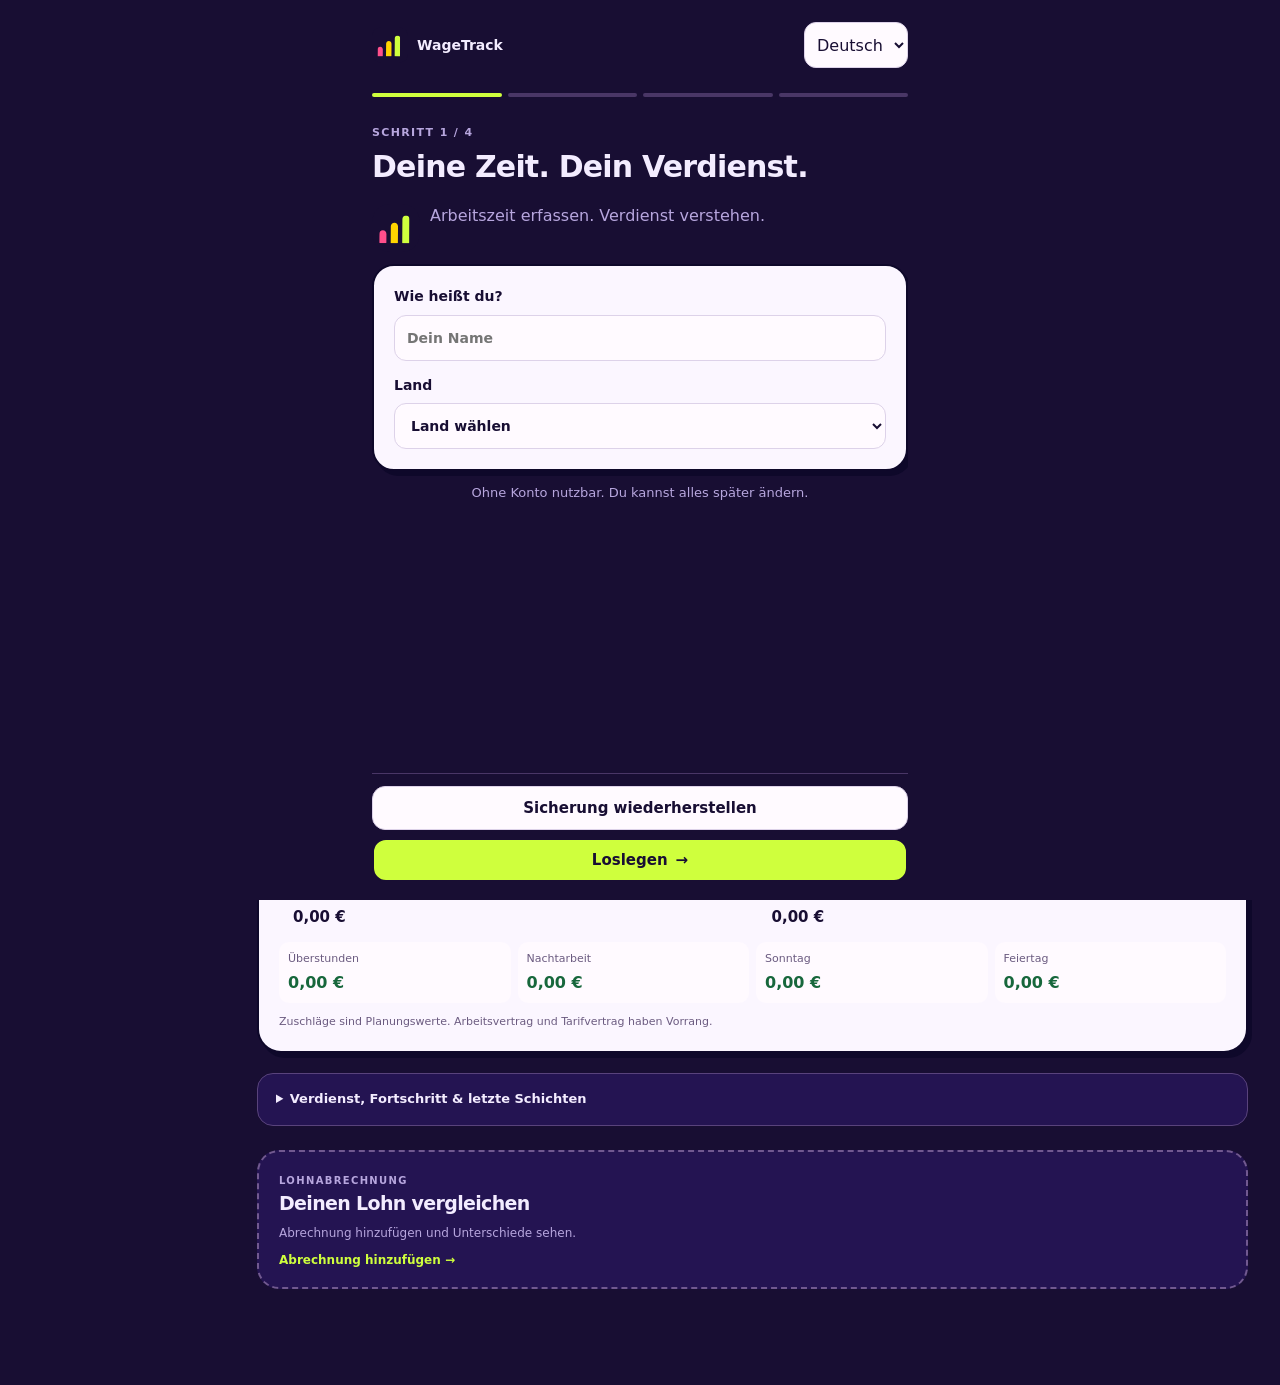
<file: app/src/main/assets/web/index.html>
<!doctype html><html lang="de"><head><meta charset="UTF-8"><meta name="viewport" content="width=device-width,initial-scale=1"><meta name="theme-color" content="#180E33"><title>WageTrack — Arbeitszeit & Gehalt</title><link rel="stylesheet" href="./styles/design.css"></head>
<body><div class="shell"><aside><div class="brand"><b class="brand-icon" aria-hidden="true"></b><strong>WageTrack</strong></div><nav></nav><div class="saved"><i></i><span><b>Lokal gespeichert</b><small>Nur auf diesem Gerät</small></span></div></aside>
<main><header><div class="header-title"><button id="menuOpen" class="menu-open" aria-label="Menü öffnen">☰</button><div><p class="eyebrow"><span id="greetingIcon">☀️</span> <span id="greeting">Guten Tag</span></p><h1 id="title">Deine Monatsübersicht</h1></div></div><div class="actions"><label class="month-picker"><span id="monthDisplay">Sep 2026</span><input id="month" type="month"></label><button class="primary add">+ Schicht eintragen</button></div></header>
<section id="dashboard" class="view active"><div class="notice"><span><b>Persönliche Planung</b> Nettowerte sind Schätzungen, keine Lohnabrechnung.</span><button data-go="settings">Profil prüfen →</button></div><section class="timeclock" id="timeclock"><span id="clockLiveBadge" class="clock-live-badge" data-localized hidden></span><div class="timeclock-info"><p class="eyebrow">LIVE ZEITERFASSUNG</p><div class="clock-state"><i id="clockDot"></i><strong id="clockStatus">Bereit zum Start</strong></div><div class="clock-time" id="clockTime">00:00:00</div><div class="clock-meta"><span><small>Beginn</small><b id="clockStarted">–</b></span><span><small>Pause</small><b id="clockBreak">0 min</b></span></div></div><div class="clock-actions"><button class="primary" id="clockStart">▶ Arbeit starten</button><button class="secondary" id="clockBreakStart">Ⅱ Pause starten</button><button class="primary" id="clockResume">▶ Fortsetzen</button><button class="primary clock-finish" id="clockFinish">✓ Schicht beenden</button><button class="clock-discard" id="clockDiscard">Zeiterfassung verwerfen</button></div></section>
<div class="kpis"><article class="kpi hero"><label>BRUTTO VERDIENT <em>BISHER</em></label><strong id="gross">0,00 €</strong><footer><span id="hours">0 h</span><span id="count">0 Schichten</span></footer></article><article class="kpi"><label>NETTO GESCHÄTZT</label><strong id="net">0,00 €</strong><footer id="netrate">0,00 €/h netto</footer></article><article class="kpi"><label>MONATSPROGNOSE <em class="amber" id="confidence">KEINE DATEN</em></label><strong id="forecastGross">0,00 €</strong><footer><span id="forecastNet">~ 0,00 € netto</span><span id="forecastHours">0 h</span></footer></article><article class="kpi"><label>ZUM VORMONAT</label><strong id="delta">–</strong><footer id="previous">Vormonat: 0,00 €</footer></article></div>
<article class="panel bonus-panel"><div class="panelhead"><div><p class="eyebrow">ZUSCHLÄGE</p><h2>Bonusverdienst</h2></div><strong id="bonusTotal">0,00 €</strong></div><div id="bonusBreakdown" class="bonus-breakdown"></div><p class="bonus-note">Zuschläge sind Planungswerte. Arbeitsvertrag und Tarifvertrag haben Vorrang.</p></article><div class="twocol"><article class="panel"><div class="panelhead"><div><p class="eyebrow">ARBEITSZEIT</p><h2>Monatsfortschritt</h2></div><strong id="percent">0%</strong></div><div class="progress"><i id="progress"></i></div><div class="meta"><span id="worked">0 h gearbeitet</span><span id="targetLabel">Ziel: 160 h</span></div><div class="bars" id="bars"></div></article><article class="panel"><div class="panelhead"><div><p class="eyebrow">SCHÄTZUNG</p><h2>Abzüge im Überblick</h2></div><em>2026</em></div><div id="deductions" class="deductions"></div><div class="netresult"><span>Geschätztes Netto</span><strong id="breakdownNet">0,00 €</strong></div><button class="link" data-go="settings">Berechnungsgrundlage ansehen →</button></article></div>
<article class="panel recent"><div class="panelhead"><div><p class="eyebrow">LETZTE EINTRÄGE</p><h2>Deine Schichten</h2></div><button data-go="shifts">Alle anzeigen →</button></div><div id="recent"></div></article></section>
<section id="shifts" class="view"><div class="sectionhead"><p>Zum Auswählen eine Schicht gedrückt halten.</p><div><span id="selectionActions"><button class="secondary" id="selectAll">Alle auswählen</button><button class="secondary" id="editSelected" disabled>Ausgewählte bearbeiten</button><button class="danger" id="deleteSelected" disabled>Ausgewählte löschen</button><button class="secondary" id="doneSelection">Fertig</button></span><button class="secondary" id="csv">CSV exportieren</button><button class="primary add">+ Schicht eintragen</button></div></div><article class="panel"><div id="all"></div></article></section>
<section id="expenses" class="view"><div class="sectionhead"><p>Monatliche Ausgaben und wiederkehrende Kosten.</p><div><button class="primary" id="addExpense">+ Ausgabe eintragen</button></div></div><div class="expense-kpis"><article class="kpi"><label>AUSGABEN DIESEN MONAT</label><strong id="expenseTotal">0,00 €</strong><footer id="expenseCount">0 Ausgaben</footer></article><article class="kpi"><label>NACH AUSGABEN VERFÜGBAR</label><strong id="afterExpenses">0,00 €</strong><footer>Geschätztes Netto minus Ausgaben</footer></article><article class="kpi"><label>SPARZIEL</label><strong id="savingProgress">0%</strong><footer id="savingTargetLabel">Ziel: 0,00 €</footer></article></div><article class="panel"><div id="expenseList"></div></article></section>
<section id="history" class="view"><div class="history" id="historyCards"></div></section>
<section id="settings" class="view"><form id="settingsForm" class="settings"><article class="panel"><p class="eyebrow">VERDIENST</p><h2>Lohn & Arbeitsziel</h2><label>Stundenlohn brutto (€)<input id="wage" type="number" min="1" max="10000000" step=".01" required></label><label>Monatliches Stundenziel<input id="target" type="number" min="1" max="400" required></label><label>Monatliches Sparziel (€)<input id="savingsTarget" type="number" min="0" max="1000000" step=".01" required></label><fieldset><legend>Regelmäßige Arbeitstage</legend><div class="days" id="days"></div></fieldset></article><article class="panel"><p class="eyebrow">ZUSCHLÄGE</p><h2>Arbeitszeit-Boni</h2><label>Überstunden ab Monatsstunden<input id="overtimeAfter" type="number" min="0" max="400" step=".25"></label><label>Überstundenzuschlag (%)<input id="overtimeRate" type="number" min="0" max="300" step=".1"></label><div class="bonus-fields"><label>Nachtbeginn<input id="nightStart" type="time"></label><label>Nachtende<input id="nightEnd" type="time"></label></div><label>Nachtzuschlag (%)<input id="nightRate" type="number" min="0" max="300" step=".1"></label><label>Sonntagszuschlag (%)<input id="sundayRate" type="number" min="0" max="300" step=".1"></label><label>Feiertagszuschlag (%)<input id="holidayRate" type="number" min="0" max="300" step=".1"></label><small class="bonus-note">Feiertage werden anhand des gewählten Bundeslands erkannt. Zuschläge können sich addieren.</small></article><article class="panel"><p class="eyebrow">DEUTSCHLAND · 2026</p><h2>Steuerprofil</h2><label>Steuerklasse<select id="taxclass"><option>I</option><option>II</option><option>III</option><option>IV</option><option>V</option><option>VI</option></select></label><label>Bundesland<select id="state"></select></label><label>Krankenkassen-Zusatzbeitrag (%)<input id="health" type="number" min="0" max="8" step=".01"></label><label class="check"><span>Kirchensteuerpflichtig<small>8 % in BY/BW, sonst 9 % der Lohnsteuer</small></span><input id="church" type="checkbox"></label><label class="check"><span>Kinderlos und mindestens 23<small>Für Pflegeversicherungszuschlag</small></span><input id="childless" type="checkbox"></label></article><article class="panel full"><div><p class="eyebrow">WICHTIG</p><h2>Über die Nettoschätzung</h2><p>Diese vereinfachte Planungshilfe ist keine offizielle Lohnabrechnung. Persönliche Faktoren können das echte Netto verändern.</p></div><button class="primary" type="submit">Einstellungen speichern</button></article></form></section></main></div>
<nav class="mobile"><button class="active" data-view="dashboard">⌂<small>Übersicht</small></button><button data-view="shifts">◷<small>Zeiten</small></button><button class="mobileadd add" aria-label="Schicht eintragen">+</button><button data-view="expenses">€<small>Ausgaben</small></button><button data-view="history">▥<small>Verlauf</small></button></nav>
<div id="drawerBackdrop" class="drawer-backdrop"></div><aside id="drawer" class="drawer" aria-hidden="true"><div class="drawer-head"><div class="brand"><b class="brand-icon" aria-hidden="true"></b><strong>WageTrack</strong></div><button id="menuClose" aria-label="Menü schließen"><span class="route-icon close-icon" data-icon="cancel" aria-hidden="true"></span></button></div><nav></nav><div class="drawer-settings"><label><span>Sprache</span><select id="language" aria-label="Sprache"><option value="de">Deutsch</option><option value="en">English</option></select></label><label><span>Darstellung</span><select id="theme"><option value="system">Systemeinstellung</option><option value="light">Hell</option><option value="dark">Dunkel</option></select></label></div><div class="saved"><i></i><span><b>Lokal gespeichert</b><small>Nur auf diesem Gerät</small></span></div></aside>
<dialog id="dialog"><form id="shiftForm"><div class="dialoghead"><div><p class="eyebrow">ARBEITSZEIT</p><h2 id="dialogTitle">Schicht eintragen</h2></div><button type="button" id="close"><span class="route-icon close-icon" data-icon="cancel" aria-hidden="true"></span></button></div><input type="hidden" id="editId"><div class="formgrid"><div class="template-tools wide"><label>Schichtvorlage<select id="templateSelect"><option value="">Keine Vorlage</option></select></label><div><button type="button" class="secondary" id="saveTemplate">Als Vorlage speichern</button><button type="button" class="secondary" id="deleteTemplate" disabled>Vorlage löschen</button></div></div><label class="wide">Datum<input id="date" type="date" required></label><label class="wide bulk-toggle"><span>Mehrere bestimmte Tage auswählen</span><input id="bulk" type="checkbox"></label><div id="bulkFields" class="bulk-fields wide"><div class="calendar-head"><button type="button" id="calPrev" aria-label="Vorheriger Monat">‹</button><strong id="calTitle"></strong><button type="button" id="calNext" aria-label="Nächster Monat">›</button></div><div class="calendar-week" id="calWeek"></div><div class="calendar-grid" id="calendar"></div><p id="selectedCount">0 Tage ausgewählt</p></div><label>Beginn<input id="start" type="time" required></label><label>Ende<input id="end" type="time" required></label><label>Unbezahlte Pause (Min.)<input id="break" type="number" min="0" max="720" value="30" required></label><label>Status<select id="status"><option value="completed">Abgeschlossen</option><option value="planned">Geplant</option></select></label><label class="wide">Notiz (optional)<input id="note" maxlength="120" placeholder="z. B. Spätschicht"></label></div><div class="preview"><span>Bezahlte Arbeitszeit</span><strong id="previewTime">0 h 00 min</strong><small id="previewMoney">0,00 € brutto</small></div><p class="error" id="error"></p><div class="dialogactions"><button type="button" class="secondary" id="cancel">Abbrechen</button><button class="primary">Schicht speichern</button></div></form></dialog>
<dialog id="expenseDialog"><form id="expenseForm"><div class="dialoghead"><div><p class="eyebrow">AUSGABE</p><h2 id="expenseDialogTitle">Ausgabe eintragen</h2></div><button type="button" id="expenseClose"><span class="route-icon close-icon" data-icon="cancel" aria-hidden="true"></span></button></div><input type="hidden" id="expenseEditId"><div class="formgrid"><label>Datum<input id="expenseDate" type="date" required></label><label>Betrag (€)<input id="expenseAmount" type="number" min="0.01" max="1000000" step="0.01" required></label><label class="wide">Kategorie<select id="expenseCategory"><option value="rent">Miete</option><option value="utilities">Nebenkosten</option><option value="health">Krankenversicherung</option><option value="groceries">Lebensmittel</option><option value="transport">Transport</option><option value="other">Sonstiges</option></select></label><label class="wide">Notiz (optional)<input id="expenseNote" maxlength="120"></label><label class="wide check recurring"><span>Monatlich wiederkehrend<small>Wird jeden Monat automatisch eingetragen</small></span><input id="expenseRecurring" type="checkbox"></label></div><p class="error" id="expenseError"></p><div class="dialogactions"><button type="button" class="secondary" id="expenseCancel">Abbrechen</button><button class="primary">Ausgabe speichern</button></div></form></dialog><dialog id="bulkEditDialog"><form id="bulkEditForm"><div class="dialoghead"><div><p class="eyebrow">MEHRFACHBEARBEITUNG</p><h2>Ausgewählte Schichten bearbeiten</h2></div><button type="button" id="bulkEditClose"><span class="route-icon close-icon" data-icon="cancel" aria-hidden="true"></span></button></div><p id="bulkEditCount"></p><div class="formgrid"><label class="wide">Schichtvorlage<select id="bulkTemplate"><option value="">Keine Vorlage anwenden</option></select></label><label>Beginn (optional)<input id="bulkStart" type="time"></label><label>Ende (optional)<input id="bulkEnd" type="time"></label><label>Pause in Minuten (optional)<input id="bulkBreak" type="number" min="0" max="720"></label><label>Status<select id="bulkStatus"><option value="">Nicht ändern</option><option value="completed">Abgeschlossen</option><option value="planned">Geplant</option></select></label><label>Stundenlohn (optional)<input id="bulkWage" type="number" min="1" max="10000000" step=".01"></label><label class="wide">Notiz (leer lassen = nicht ändern)<input id="bulkNote" maxlength="120"></label></div><p class="error" id="bulkEditError"></p><div class="dialogactions"><button type="button" class="secondary" id="bulkEditCancel">Abbrechen</button><button class="primary">Änderungen anwenden</button></div></form></dialog><dialog id="confirmDialog" class="app-dialog"><div class="app-dialog-body"><div class="app-dialog-icon brand-info" aria-hidden="true"><span class="route-icon" data-icon="alert"></span></div><h2 id="confirmTitle">Bestätigen</h2><p id="confirmMessage"></p><div class="dialogactions"><button type="button" class="secondary" id="confirmCancel">Abbrechen</button><button type="button" class="primary" id="confirmOk">Bestätigen</button></div></div></dialog><dialog id="promptDialog" class="app-dialog"><form id="promptForm" class="app-dialog-body"><div class="app-dialog-icon">✎</div><h2 id="promptTitle">Eingabe</h2><label id="promptLabel">Name<input id="promptInput" maxlength="40" autocomplete="off"></label><div class="dialogactions"><button type="button" class="secondary" id="promptCancel">Abbrechen</button><button class="primary" id="promptOk">Speichern</button></div></form></dialog><div id="toast"></div><script src="./scripts/features/shift-status.js"></script><script src="./scripts/features/payslip-trend.js"></script><script src="./scripts/core/app.js"></script><script src="./scripts/features/savings.js"></script><script src="./scripts/core/menu.js"></script><script src="./scripts/features/planning.js"></script><script src="./scripts/core/device.js"></script><script src="./scripts/features/account.js"></script><script src="./scripts/features/recovery.js"></script><script src="./scripts/core/navigation.js"></script><script src="./scripts/features/shift-reminders.js"></script><script src="./scripts/features/payslip-reminder.js"></script><script src="./scripts/features/google-account.js"></script><script src="./scripts/features/onboarding.js"></script><script src="./scripts/design/design.js"></script><script>installShiftStatusUI();installNavigation()</script></body></html>
</file>
<file: app/src/main/assets/web/styles/design.css>
/* WageTrack UI: the only stylesheet. Edit tokens here, component rules below.
   No feature script should inject CSS. Light/dark differences belong in these token blocks. */
:root {
  --ink: #180e33;
  --shadow-color: #0e082a;
  --surface: #241452;
  --surface-raised: #2e1a63;
  --surface-line: #59437c;
  --canvas-line: #493666;
  --on-surface: #f3ecff;
  --on-surface-muted: #b7a6de;
  --purple: #5831bd;
  --pink: #ff4f8b;
  --track: #e6ddee;
  --selection: #eadfff;
  --success-tint: #e5f7f0;
  --warning-tint: #fff3d9;
  --danger: #a32543;
  --shadow-soft: #0e082a33;
  --overlay: #0e082abf;
  --space-sm: 8px;
  --space-md: 12px;
  --space-lg: 16px;
  --space-xl: 20px;
  --radius-card: 24px;
  --radius-control: 12px;
  --bg: var(--ink);
  --navy: var(--surface);
  --blue: var(--purple);
  --cyan: var(--pink);
  --text: var(--on-surface);
  --muted: var(--on-surface-muted);
  --line: var(--canvas-line);
  --card: #fbf6ff;
  --card-text: var(--ink);
  --card-muted: #6b5b80;
  --card-line: #ddd2e9;
  --field: #fffaff;
  --lime: #cfff3d;
  --green: #17673c;
  --amber: #885000;
  --shadow-hard: 4px 5px 0 #0e082a;
  color-scheme: dark;
  font-family: "Plus Jakarta Sans",system-ui,-apple-system,"Segoe UI",sans-serif;
}
[data-theme="dark"] {
  --danger: #ff91ad;
  --bg: #110a26;
  --navy: var(--surface);
  --blue: #bda3ff;
  --text: var(--on-surface);
  --muted: var(--on-surface-muted);
  --line: var(--canvas-line);
  --card: var(--surface);
  --card-text: var(--on-surface);
  --card-muted: #c0afdF;
  --card-line: #51406e;
  --field: var(--surface-raised);
  --green: #76e6a8;
  --amber: #ffd075;
}
* {
  box-sizing: border-box;
}
body {
  margin: 0;
  min-width: 320px;
}
.shell {
  min-height: 100vh;
  display: grid;
  grid-template-columns: 225px 1fr;
}
aside {
  color: var(--on-surface);
  padding: 27px 18px;
  display: flex;
  flex-direction: column;
  position: sticky;
  top: 0;
  height: 100vh;
}
.brand {
  display: flex;
  align-items: center;
  gap: 11px;
  padding: 0 8px 30px;
  font-size: 19px;
}
.brand>b {
  display: grid;
  place-items: center;
  width: 38px;
  height: 38px;
  border-radius: 11px;
  background: linear-gradient(135deg,var(--cyan),var(--purple));
  font-size: 13px;
}
.brand strong {
  font-weight: 850;
}
aside nav {
  display: grid;
  gap: 6px;
}
.nav {
  border: 0;
  background: transparent;
  color: var(--on-surface-muted);
  padding: 12px 14px;
  border-radius: 9px;
  text-align: left;
  font: 650 14px inherit;
  cursor: pointer;
}
.saved {
  margin-top: auto;
  padding: 13px;
  border: 1px solid var(--surface-line);
  border-radius: 11px;
  display: flex;
  align-items: center;
  gap: 10px;
}
.saved span {
  display: grid;
}
main {
  min-width: 0;
}
header {
  display: flex;
  justify-content: space-between;
  align-items: center;
}
h1 {
  margin: 4px 0 0;
  font-size: 26px;
}
h2 {
  font-size: 18px;
  margin: 5px 0 14px;
}
.eyebrow {
  font-size: 11px;
  letter-spacing: 1.35px;
  font-weight: 850;
  color: var(--muted);
  margin: 0;
}
.actions {
  display: flex;
  gap: 9px;
}
.sectionhead>div {
  display: flex;
  gap: 9px;
}
.actions input {
  border: 1px solid var(--line);
  background: var(--field);
  border-radius: 10px;
  padding: 9px;
  font: 700 14px inherit;
}
.primary {
  padding: 11px 15px;
  cursor: pointer;
}
.secondary {
  padding: 11px 15px;
  font-weight: 750;
  cursor: pointer;
}
.view {
  display: none;
}
.view.active {
  display: block;
}
.notice {
  padding: 12px 16px;
  display: flex;
  justify-content: space-between;
  margin-bottom: 16px;
  font-size: 14px;
}
.notice b {
  color: var(--text);
  margin-right: 8px;
}
.notice button {
  border: 0;
  background: transparent;
  font-weight: 750;
  cursor: pointer;
}
.panelhead button {
  border: 0;
  background: transparent;
  color: var(--blue);
  font-weight: 750;
  cursor: pointer;
}
.link {
  border: 0;
  color: var(--blue);
  font-weight: 750;
  cursor: pointer;
}
.kpis {
  display: grid;
  grid-template-columns: repeat(4,1fr);
}
.kpi {
  padding: 17px;
  display: flex;
  flex-direction: column;
}
.kpi label {
  color: var(--muted);
  font-weight: 800;
  display: flex;
  justify-content: space-between;
}
.kpi em {
  font-style: normal;
  font-size: 9px;
  border-radius: 99px;
  padding: 4px 7px;
}
.panelhead em {
  font-style: normal;
  font-size: 9px;
  border-radius: 99px;
  padding: 4px 7px;
  background: var(--selection);
  color: var(--purple);
}
.kpi>strong {
  margin: auto 0 13px;
}
.kpi footer {
  display: flex;
  justify-content: space-between;
  color: var(--muted);
  font-size: 12px;
}
.kpi.hero {
  border: 0;
}
.twocol {
  display: grid;
  grid-template-columns: 1.55fr 1fr;
}
.panelhead {
  display: flex;
  justify-content: space-between;
}
.panelhead>strong {
  font-size: 27px;
  color: var(--blue);
}
.progress {
  height: 10px;
  margin: 22px 0 8px;
}
.progress i {
  display: block;
  height: 100%;
  width: 0;
  border-radius: 99px;
  transition: .4s;
}
.meta {
  display: flex;
  justify-content: space-between;
  color: var(--muted);
  font-size: 12px;
}
.bars {
  height: 120px;
  display: flex;
  align-items: end;
  gap: var(--space-md);
  margin-top: 18px;
  border-bottom: 1px solid var(--line);
}
.bar {
  height: 100%;
  flex: 1;
  display: flex;
  flex-direction: column;
  justify-content: end;
  align-items: center;
  gap: 5px;
}
.bar i {
  display: block;
  width: min(34px,75%);
  min-height: 2px;
  border-radius: 5px 5px 2px 2px;
}
.bar small {
  color: var(--muted);
  font-size: 10px;
}
.deductions {
  display: grid;
  gap: 9px;
  margin: 16px 0;
}
.deductions div {
  display: flex;
  justify-content: space-between;
  font-size: 13px;
}
.deductions span {
  color: var(--muted);
}
.netresult {
  border-top: 1px dashed var(--line);
  padding-top: 12px;
  display: flex;
  justify-content: space-between;
  font-size: 13px;
  font-weight: 750;
}
.netresult strong {
  font-size: 19px;
}
.link {
  background: var(--field);
  width: 100%;
  padding: 10px;
  border-radius: 8px;
  margin-top: 12px;
  text-align: left;
}
.shift {
  display: grid;
  grid-template-columns: 44px 1.4fr 1fr 1fr 80px auto;
  align-items: center;
  padding: 12px 0;
  border-bottom: 1px solid var(--line);
}
.shift:last-child {
  border: 0;
}
.datebox {
  width: 42px;
  height: 43px;
  background: var(--field);
  display: grid;
  place-items: center;
  line-height: 1;
}
.datebox small {
  font-size: 9px;
  color: var(--muted);
}
.shiftmain {
  display: grid;
}
.cell {
  display: grid;
}
.shiftmain b {
  font-size: 14px;
}
.shiftmain small {
  font-size: 11px;
  color: var(--muted);
}
.cell small {
  font-size: 11px;
  color: var(--muted);
}
.cell {
  font-size: 13px;
}
.tag {
  font-size: 10px;
  font-weight: 800;
  padding: 5px 8px;
  border-radius: 99px;
  width: max-content;
}
.rowbtn {
  padding: 6px 8px;
  cursor: pointer;
}
.empty {
  text-align: center;
  color: var(--muted);
  padding: 42px 15px;
}
.empty b {
  display: block;
  color: var(--text);
  margin-bottom: 4px;
}
.sectionhead {
  display: flex;
  justify-content: space-between;
  align-items: center;
  color: var(--muted);
  margin-bottom: 14px;
}
.history {
  display: grid;
  grid-template-columns: repeat(3,1fr);
  gap: 13px;
}
.history .big {
  font-size: 25px;
  font-weight: 850;
}
.stat {
  display: flex;
  justify-content: space-between;
  color: var(--muted);
  font-size: 13px;
  margin-top: 10px;
}
.stat b {
  color: var(--text);
}
.settings {
  display: grid;
  grid-template-columns: 1fr 1fr;
  gap: 13px;
}
.settings article {
  display: grid;
  gap: 13px;
}
.settings label {
  display: grid;
  gap: 6px;
  font-size: 13px;
  font-weight: 750;
}
.formgrid label {
  display: grid;
  gap: 6px;
  font-size: 13px;
  font-weight: 750;
}
.settings input {
  width: 100%;
  border: 1px solid var(--line);
  border-radius: 9px;
  padding: 10px;
  background: var(--field);
  color: var(--text);
  font: inherit;
}
.settings select {
  width: 100%;
  border: 1px solid var(--line);
  border-radius: 9px;
  padding: 10px;
  background: var(--field);
  color: var(--text);
  font: inherit;
}
.formgrid input {
  width: 100%;
  border: 1px solid var(--line);
  border-radius: 9px;
  padding: 10px;
  background: var(--field);
  color: var(--text);
  font: inherit;
}
.formgrid select {
  width: 100%;
  border: 1px solid var(--line);
  border-radius: 9px;
  padding: 10px;
  background: var(--field);
  color: var(--text);
  font: inherit;
}
.settings input:focus {
  outline: 0;
  border-color: var(--blue);
  box-shadow: 0 0 0 3px var(--selection);
}
.settings select:focus {
  outline: 0;
  border-color: var(--blue);
  box-shadow: 0 0 0 3px var(--selection);
}
.formgrid input:focus {
  outline: 0;
  border-color: var(--blue);
  box-shadow: 0 0 0 3px var(--selection);
}
.formgrid select:focus {
  outline: 0;
  border-color: var(--blue);
  box-shadow: 0 0 0 3px var(--selection);
}
fieldset {
  border: 0;
  padding: 0;
  margin: 0;
}
legend {
  font-size: 13px;
  font-weight: 750;
  margin-bottom: 7px;
}
.days {
  display: flex;
  gap: 6px;
  flex-wrap: wrap;
}
.days label {
  display: block;
}
.days input {
  position: absolute;
  opacity: 0;
  width: 1px;
}
.days span {
  display: grid;
  place-items: center;
  width: 38px;
  height: 35px;
  border: 1px solid var(--line);
  border-radius: 8px;
  cursor: pointer;
}
.days input:checked+span {
  background: var(--navy);
  color: var(--on-surface);
}
.check {
  display: flex !important;
  justify-content: space-between;
  align-items: center;
}
.check span {
  display: grid;
}
.check small {
  font-weight: 400;
  color: var(--muted);
}
.check input {
  width: 20px;
}
.settings .full {
  grid-column: 1/-1;
  display: flex;
  justify-content: space-between;
  align-items: center;
}
.settings .full p {
  margin: 0;
  color: var(--muted);
  font-size: 14px;
}
.mobile {
  display: none;
}
dialog {
  padding: 0;
  width: min(520px,calc(100% - 24px));
}
.dialoghead {
  display: flex;
  justify-content: space-between;
}
.dialoghead button {
  width: 34px;
  height: 34px;
  font-size: 23px;
  cursor: pointer;
}
.formgrid {
  display: grid;
  grid-template-columns: 1fr 1fr;
  gap: 11px;
}
.wide {
  grid-column: 1/-1;
}
.preview {
  margin-top: 14px;
  background: var(--navy);
  color: var(--on-surface);
  border-radius: 11px;
  padding: 12px 15px;
  display: grid;
  grid-template-columns: 1fr auto;
}
.preview span {
  font-size: 12px;
  color: var(--on-surface-muted);
}
.preview strong {
  font-size: 20px;
  grid-column: 2;
  grid-row: 1/3;
}
.preview small {
  color: var(--on-surface-muted);
}
.error {
  font-size: 12px;
  color: var(--danger);
  min-height: 17px;
}
.dialogactions {
  display: flex;
  justify-content: end;
  gap: var(--space-sm);
}
#toast {
  position: fixed;
  right: 22px;
  bottom: 22px;
  padding: 12px 16px;
  border-radius: 9px;
  opacity: 0;
  transform: translateY(80px);
  transition: .25s;
  z-index: 30;
  font-size: 13px;
  font-weight: 700;
}
#toast.show {
  opacity: 1;
  transform: none;
}
@media (max-width:1040px) {
  .kpis {
    grid-template-columns: 1fr 1fr;
  }
}
@media (max-width:1040px) {
  .twocol {
    grid-template-columns: 1fr;
  }
}
@media (max-width:1040px) {
  .history {
    grid-template-columns: 1fr 1fr;
  }
}
@media (max-width:1040px) {
  .shift {
    grid-template-columns: 44px 1.4fr 1fr 80px auto;
  }
}
@media (max-width:1040px) {
  .shift .optional {
    display: none;
  }
}
@media (max-width:750px) {
  .shell {
    display: block;
  }
}
@media (max-width:750px) {
  aside {
    display: none;
  }
}
@media (max-width:750px) {
  h1 {
    font-size: 21px;
  }
}
@media (max-width:750px) {
  .actions .primary {
    display: none;
  }
}
@media (max-width:750px) {
  .notice {
    font-size: 12px;
  }
}
@media (max-width:750px) {
  .twocol {
    margin-top: 9px;
  }
}
@media (max-width:750px) {
  .recent {
    margin-top: 9px;
  }
}
@media (max-width:750px) {
  .shift .cell {
    display: none;
  }
}
@media (max-width:750px) {
  .shift .tag {
    display: none;
  }
}
@media (max-width:750px) {
  .history {
    grid-template-columns: 1fr;
  }
}
@media (max-width:750px) {
  .settings .full {
    grid-column: auto;
  }
}
@media (max-width:750px) {
  .mobile {
    display: grid;
    position: fixed;
    border-top: 1px solid var(--line);
    z-index: 15;
  }
}
@media (max-width:750px) {
  .mobile button {
    border: 0;
    background: transparent;
    display: grid;
    place-items: center;
    font-size: 18px;
  }
}
@media (max-width:750px) {
  .mobile .mobileadd {
    font-size: 27px;
  }
}
@media (max-width:750px) {
  .sectionhead p {
    display: none;
  }
}
@media (max-width:750px) {
  .formgrid {
    grid-template-columns: 1fr;
  }
}
@media (max-width:750px) {
  .wide {
    grid-column: auto;
  }
}
@media (max-width:750px) {
  #toast {
    left: 13px;
    right: 13px;
    text-align: center;
  }
}
@media (max-width:440px) {
  .kpis {
    grid-template-columns: 1fr;
  }
}
@media (max-width:440px) {
  .notice {
    display: none;
  }
}
@media (max-width:440px) {
  .actions input {
    width: 130px;
  }
}
.actions select {
  border: 1px solid var(--line);
  background: var(--field);
  border-radius: 10px;
  padding: 9px;
  font: 700 14px inherit;
  cursor: pointer;
}
.mobile {
  padding-bottom: max(7px,env(safe-area-inset-bottom));
}
body {
  -webkit-tap-highlight-color: transparent;
  -webkit-text-size-adjust: 100%;
}
button {
  min-height: 44px;
}
input {
  min-height: 44px;
}
select {
  min-height: 44px;
}
@media (max-width:600px) {
  main {
    padding-top: max(17px,env(safe-area-inset-top));
  }
}
@media (max-width:600px) {
  .kpi {
    box-shadow: 0 5px 18px #0822380a;
  }
}
@media (max-width:600px) {
  .panel {
    box-shadow: 0 5px 18px #0822380a;
  }
}
.bulk-toggle {
  display: flex !important;
  align-items: center;
  justify-content: space-between;
  background: var(--field);
  border-radius: 9px;
  padding: 8px 11px;
}
.bulk-toggle input {
  width: 22px;
  height: 22px;
  min-height: 0;
}
.bulk-fields {
  display: none;
  padding: var(--space-md);
  border: 1px solid var(--line);
  border-radius: 10px;
}
.bulk-fields.active {
  display: block;
}
.calendar-head {
  display: grid;
  grid-template-columns: 44px 1fr 44px;
  align-items: center;
  text-align: center;
  margin-bottom: 8px;
}
.calendar-head button {
  border: 1px solid var(--line);
  background: var(--field);
  border-radius: 8px;
  font-size: 23px;
  color: var(--blue);
}
.calendar-week {
  display: grid;
  grid-template-columns: repeat(7,1fr);
  gap: 4px;
}
.calendar-grid {
  display: grid;
  grid-template-columns: repeat(7,1fr);
  gap: 4px;
}
.calendar-week span {
  text-align: center;
  color: var(--muted);
  font-size: 10px;
  font-weight: 800;
  padding: 4px 0;
}
.calendar-grid button {
  min-height: 38px;
  border: 1px solid transparent;
  border-radius: 8px;
  background: var(--field);
  color: var(--text);
  font-weight: 750;
}
.calendar-grid button.other {
  opacity: .34;
}
.calendar-grid button.selected {
  background: var(--blue);
  color: var(--on-surface);
  box-shadow: 0 3px 8px #1268e840;
}
.calendar-grid button.today {
  border-color: var(--cyan);
}
#selectedCount {
  text-align: center;
  color: var(--blue);
  font-size: 12px;
  font-weight: 800;
  margin: 10px 0 0;
}
@media (max-width:600px) {
  .calendar-grid button {
    min-height: 36px;
    padding: 2px;
  }
}
.danger {
  border: 0;
  padding: 11px 15px;
  font-weight: 750;
  color: var(--on-surface);
}
.danger:disabled {
  opacity: .4;
}
.sectionhead>div {
  flex-wrap: wrap;
  justify-content: flex-end;
}
.shift-select {
  display: grid;
  place-items: center;
}
.shift-select input {
  position: absolute;
  opacity: 0;
}
.shift-select span {
  width: 21px;
  height: 21px;
  border: 2px solid #bac8cf;
  border-radius: 6px;
}
.shift-select input:checked+span {
  background: var(--blue);
  border-color: var(--blue);
  box-shadow: inset 0 0 0 4px var(--field);
}
.selected-row {
  border-radius: 9px;
  padding-left: 6px;
  padding-right: 6px;
}
.expense-kpis {
  display: grid;
  gap: 13px;
  margin-bottom: 13px;
}
.expense-row {
  display: grid;
  grid-template-columns: 42px 1fr auto 40px 40px;
  align-items: center;
  padding: 12px 0;
  border-bottom: 1px solid var(--line);
}
.expense-row:last-child {
  border: 0;
}
.expense-icon {
  width: 38px;
  height: 38px;
  display: grid;
  place-items: center;
  border-radius: 10px;
  font-weight: 850;
}
.expense-row>strong {
  color: var(--danger);
}
.recurring {
  background: var(--field);
  border-radius: 9px;
  padding: 10px;
}
#expenseForm {
  padding: 23px;
}
@media (max-width:750px) {
  .expense-row {
    grid-template-columns: 38px 1fr auto 36px;
  }
}
@media (max-width:750px) {
  .expense-row .expense-edit {
    display: none;
  }
}
@media (max-width:750px) {
  .sectionhead {
    align-items: flex-start;
  }
}
@media (max-width:750px) {
  .sectionhead>div {
    width: 100%;
    justify-content: flex-start;
  }
}
@media (max-width:750px) {
  .sectionhead .primary {
    padding: 9px 10px;
    font-size: 12px;
  }
}
@media (max-width:750px) {
  .sectionhead .secondary {
    padding: 9px 10px;
    font-size: 12px;
  }
}
@media (max-width:750px) {
  .sectionhead .danger {
    padding: 9px 10px;
    font-size: 12px;
  }
}
.month-picker {
  position: relative;
  display: grid;
  place-items: center;
  min-width: 132px;
  height: 44px;
  border: 1px solid var(--line);
  background: var(--field);
  border-radius: 10px;
  padding: 0 32px 0 12px;
  font-weight: 750;
  white-space: nowrap;
  overflow: hidden;
}
.month-picker:after {
  content: "⌄";
  position: absolute;
  right: 12px;
  top: 9px;
}
.month-picker input {
  position: absolute;
  inset: 0;
  width: 100%;
  height: 100%;
  opacity: 0;
  cursor: pointer;
}
#selectionActions {
  display: none;
  gap: var(--space-sm);
  flex-wrap: wrap;
}
.selection-mode-active #selectionActions {
  display: flex;
}
#all .shift-select {
  display: none;
}
.selection-mode-active #all .shift-select {
  display: grid;
}
#all .shift {
  grid-template-columns: 44px 1.4fr 1fr 1fr 80px auto;
}
.selection-mode-active #all .shift {
  grid-template-columns: 30px 44px 1.4fr 1fr 1fr 80px auto;
}
.expense-kpis {
  grid-template-columns: repeat(3,1fr);
}
@media (max-width:750px) {
  .mobile [data-view="settings"] {
    grid-column: 6;
  }
}
@media (max-width:750px) {
  .actions {
    min-width: 0;
  }
}
@media (max-width:750px) {
  .actions .month-picker {
    min-width: 128px;
    max-width: 145px;
  }
}
@media (max-width:750px) {
  .selection-mode-active #all .shift {
    cursor: pointer;
  }
}
@media (max-width:750px) {
  .expense-kpis {
    grid-template-columns: 1fr;
  }
}
.header-title {
  display: flex;
  align-items: center;
  gap: var(--space-md);
}
.menu-open {
  display: none;
  background: transparent;
  padding: 0;
  width: 44px;
}
.drawer {
  display: none;
}
.drawer-backdrop {
  display: none;
}
@media (max-width:750px) {
  .menu-open {
    display: grid;
    place-items: center;
  }
}
@media (max-width:750px) {
  .mobile [data-view="dashboard"] {
    grid-column: auto;
  }
}
@media (max-width:750px) {
  .mobile [data-view="shifts"] {
    grid-column: auto;
  }
}
@media (max-width:750px) {
  .mobile [data-view="expenses"] {
    grid-column: auto;
  }
}
@media (max-width:750px) {
  .mobile [data-view="history"] {
    grid-column: auto;
  }
}
@media (max-width:750px) {
  .mobile .mobileadd {
    position: relative;
    left: auto;
    bottom: auto;
    transform: none;
    z-index: 2;
  }
}
@media (max-width:750px) {
  .drawer {
    display: flex;
    position: fixed;
    z-index: 51;
    inset: 0 auto 0 0;
    width: min(82vw,330px);
    height: 100dvh;
    padding: max(18px,env(safe-area-inset-top)) 18px max(18px,env(safe-area-inset-bottom));
    background: linear-gradient(155deg,var(--navy),var(--surface));
    color: var(--on-surface);
    transform: translateX(-105%);
    transition: transform .25s ease;
    box-shadow: 12px 0 35px var(--shadow-soft);
  }
}
@media (max-width:750px) {
  .drawer.open {
    transform: none;
  }
}
@media (max-width:750px) {
  .drawer-backdrop {
    display: block;
    position: fixed;
    z-index: 50;
    inset: 0;
    background: var(--overlay);
    opacity: 0;
    pointer-events: none;
    transition: opacity .25s;
  }
}
@media (max-width:750px) {
  .drawer-backdrop.open {
    opacity: 1;
    pointer-events: auto;
  }
}
@media (max-width:750px) {
  .drawer-head {
    display: flex;
    align-items: center;
    justify-content: space-between;
    border-bottom: 1px solid var(--surface-line);
    margin-bottom: 18px;
  }
}
@media (max-width:750px) {
  .drawer-head .brand {
    padding: 0 0 18px;
  }
}
@media (max-width:750px) {
  .drawer-head button {
    border: 0;
    background: transparent;
    color: var(--on-surface);
    font-size: 28px;
    width: 44px;
  }
}
@media (max-width:750px) {
  .drawer nav {
    display: grid;
  }
}
@media (max-width:750px) {
  .drawer-link {
    border: 0;
    background: var(--surface-raised);
    color: var(--on-surface);
    border-radius: 11px;
    padding: 14px;
    text-align: left;
    font: 750 16px inherit;
  }
}
@media (max-width:750px) {
  .drawer .saved {
    margin-top: auto;
  }
}
@media (max-width:750px) {
  .drawer-open {
    overflow: hidden;
  }
}
.template-tools {
  display: grid;
  grid-template-columns: 1fr auto;
  gap: 9px;
  align-items: end;
  padding: 10px;
  border: 1px solid var(--line);
  border-radius: 10px;
  background: var(--field);
}
.template-tools>div {
  display: flex;
  gap: 7px;
}
.template-tools button {
  padding: 8px 10px;
  font-size: 12px;
}
#bulkEditForm {
  padding: 23px;
}
#bulkEditCount {
  color: var(--blue);
  font-weight: 800;
  margin: 0 0 14px;
}
@media (max-width:600px) {
  .template-tools {
    grid-template-columns: 1fr;
  }
}
@media (max-width:600px) {
  .template-tools>div {
    display: grid;
    grid-template-columns: 1fr 1fr;
  }
}
@media (max-width:600px) {
  .template-tools button {
    white-space: normal;
  }
}
#dialog {
  max-height: calc(100dvh - 20px);
  overflow: hidden;
}
#shiftForm {
  max-height: calc(100dvh - 20px);
  overflow: auto;
  padding: 18px 20px 0;
  scrollbar-width: thin;
}
#shiftForm .dialoghead {
  position: sticky;
  top: -18px;
  z-index: 4;
  background: var(--field);
  padding: 18px 0 12px;
  margin-bottom: 4px;
  border-bottom: 1px solid var(--line);
}
#shiftForm .dialoghead h2 {
  margin-bottom: 0;
}
#shiftForm .formgrid {
  gap: var(--space-md);
}
#shiftForm .template-tools {
  padding: 10px 12px;
  grid-template-columns: minmax(0,1fr) auto;
  background: transparent;
  border-style: dashed;
}
#shiftForm .template-tools>div {
  display: flex;
}
#shiftForm .template-tools button {
  min-height: 44px;
}
#shiftForm .preview {
  margin-top: 12px;
}
#shiftForm .dialogactions {
  position: sticky;
  z-index: 4;
  bottom: 0;
  background: var(--field);
  border-top: 1px solid var(--line);
  padding: 12px 0 max(12px,env(safe-area-inset-bottom));
  margin-top: 4px;
}
#shiftForm .dialogactions .primary {
  min-width: 150px;
}
@media (max-width:600px) {
  #dialog {
    width: calc(100% - 16px);
    border-radius: 18px;
  }
}
@media (max-width:600px) {
  #shiftForm {
    padding: 12px 16px 0;
  }
}
@media (max-width:600px) {
  #shiftForm .dialoghead {
    top: -12px;
    padding: 12px 0 10px;
  }
}
@media (max-width:600px) {
  #shiftForm .formgrid {
    grid-template-columns: 1fr 1fr;
    gap: 10px 12px;
  }
}
@media (max-width:600px) {
  #shiftForm .wide {
    grid-column: 1/-1;
  }
}
@media (max-width:600px) {
  #shiftForm .bulk-fields {
    grid-column: 1/-1;
  }
}
@media (max-width:600px) {
  #shiftForm .template-tools {
    grid-template-columns: 1fr;
    padding: 9px 10px;
  }
}
@media (max-width:600px) {
  #shiftForm .template-tools>div {
    display: grid;
    grid-template-columns: 1fr 1fr;
    gap: var(--space-sm);
  }
}
@media (max-width:600px) {
  #shiftForm .template-tools button {
    min-height: 38px;
    padding: 6px 8px;
    font-size: 11px;
  }
}
@media (max-width:600px) {
  #shiftForm .formgrid label {
    gap: 4px;
    font-size: 12px;
  }
}
@media (max-width:600px) {
  #shiftForm .formgrid input {
    min-height: 48px;
    padding: 9px;
  }
}
@media (max-width:600px) {
  #shiftForm .formgrid select {
    min-height: 48px;
    padding: 9px;
  }
}
@media (max-width:600px) {
  #shiftForm .bulk-toggle {
    padding: 5px 10px;
    min-height: 50px;
  }
}
@media (max-width:600px) {
  #shiftForm .bulk-toggle span {
    max-width: 80%;
  }
}
@media (max-width:600px) {
  #shiftForm .preview {
    padding: 10px 13px;
  }
}
@media (max-width:600px) {
  #shiftForm .preview strong {
    font-size: 18px;
  }
}
@media (max-width:600px) {
  #shiftForm .error {
    margin: 6px 0;
    min-height: 8px;
  }
}
@media (max-width:600px) {
  #shiftForm .dialogactions {
    justify-content: stretch;
  }
}
@media (max-width:600px) {
  #shiftForm .dialogactions button {
    flex: 1;
  }
}
.timeclock {
  display: grid;
  grid-template-columns: 1fr auto;
  align-items: center;
  gap: 24px;
  margin-bottom: 16px;
  padding: 18px 20px;
  border-radius: 15px;
  background: linear-gradient(135deg,var(--surface),var(--surface-raised));
  color: var(--on-surface);
  box-shadow: 0 12px 28px var(--shadow-soft);
}
.clock-state {
  display: flex;
  align-items: center;
  gap: var(--space-sm);
  margin-top: 8px;
}
.clock-state i {
  width: 9px;
  height: 9px;
  border-radius: 50%;
  background: #8fa0aa;
}
.timeclock.running .clock-state i {
  background: #42d6a7;
  box-shadow: 0 0 0 5px #42d6a722;
}
.timeclock.on-break .clock-state i {
  background: #f0ad4e;
}
.clock-time {
  font-weight: 850;
  margin: 6px 0;
}
.clock-meta {
  display: flex;
}
.clock-meta span {
  display: grid;
}
.clock-meta small {
  font-size: 10px;
  text-transform: uppercase;
  letter-spacing: .8px;
}
.clock-actions {
  display: grid;
  grid-template-columns: 1fr 1fr;
  gap: var(--space-sm);
  min-width: 285px;
}
.clock-actions .primary {
  min-height: 48px;
}
.clock-actions .secondary {
  min-height: 48px;
}
.clock-finish {
  background: #15856f;
}
.clock-discard {
  grid-column: 1/-1;
  border: 0;
  background: transparent;
  min-height: 32px;
  font-size: 11px;
  text-decoration: underline;
}
@media (max-width:750px) {
  .timeclock {
    grid-template-columns: 1fr;
    padding: 14px 16px;
    gap: var(--space-md);
  }
}
@media (max-width:750px) {
  .clock-time {
    font-size: 30px;
  }
}
@media (max-width:750px) {
  .clock-actions {
    min-width: 0;
    grid-template-columns: 1fr 1fr;
  }
}
@media (max-width:750px) {
  .clock-actions #clockStart {
    grid-column: 1/-1;
  }
}
@media (max-width:750px) {
  .clock-actions .primary {
    min-height: 44px;
    padding: 9px 10px;
    font-size: 12px;
  }
}
@media (max-width:750px) {
  .clock-actions .secondary {
    min-height: 44px;
    padding: 9px 10px;
    font-size: 12px;
  }
}
.app-dialog {
  width: min(390px,calc(100% - 32px));
}
.app-dialog-body {
  padding: 24px;
  display: grid;
  gap: 14px;
}
.app-dialog-icon {
  width: 42px;
  height: 42px;
  border-radius: 50%;
  display: grid;
  place-items: center;
  background: var(--selection);
  color: var(--blue);
  font-size: 20px;
  font-weight: 850;
}
.app-dialog h2 {
  margin: 0;
  font-size: 21px;
}
.app-dialog p {
  margin: 0;
  color: var(--muted);
  line-height: 1.45;
}
.app-dialog label {
  display: grid;
  gap: 7px;
  font-size: 13px;
  font-weight: 750;
}
.app-dialog input {
  width: 100%;
  min-height: 48px;
  border: 1px solid var(--line);
  border-radius: 9px;
  padding: 10px;
  background: var(--field);
  color: var(--text);
  font: inherit;
}
.app-dialog .dialogactions {
  margin-top: 5px;
}
@media (max-width:450px) {
  .app-dialog-body {
    padding: var(--space-xl);
  }
}
@media (max-width:450px) {
  .app-dialog .dialogactions {
    display: grid;
    grid-template-columns: 1fr 1fr;
  }
}
@media (max-width:450px) {
  .app-dialog .dialogactions button {
    padding: 10px;
  }
}
#all .shift {
  touch-action: pan-y;
  user-select: none;
  -webkit-user-select: none;
}
.bonus-panel {
  margin-top: 13px;
}
.bonus-panel .panelhead {
  align-items: center;
}
.bonus-breakdown {
  display: grid;
  grid-template-columns: repeat(4,1fr);
  margin-top: 14px;
}
.bonus-breakdown span {
  display: grid;
  border-radius: 10px;
  background: var(--field);
}
.bonus-breakdown small {
  color: var(--muted);
  font-size: 11px;
}
.bonus-note {
  color: var(--muted);
  font-size: 11px;
}
.bonus-breakdown b {
  margin-top: 4px;
  color: var(--green);
}
.bonus-fields {
  display: grid;
  grid-template-columns: 1fr 1fr;
  gap: 9px;
}
@media (max-width:600px) {
  .bonus-breakdown {
    grid-template-columns: 1fr 1fr;
  }
}
@media (max-width:600px) {
  .settings {
    grid-template-columns: 1fr;
  }
}
.workplace-picker {
  display: grid;
  gap: 3px;
}
.workplace-picker span {
  font-size: 9px;
  font-weight: 800;
  color: var(--muted);
  text-transform: uppercase;
}
.workplace-picker select {
  border: 1px solid var(--line);
  border-radius: 10px;
  padding: 9px;
  background: var(--field);
  color: var(--text);
  font: 700 13px inherit;
}
.workplace-manager {
  align-content: start;
}
.workplace-row {
  display: grid;
  gap: 7px;
  align-items: center;
  padding: 10px 0;
  border-bottom: 1px solid var(--line);
}
.workplace-row>span {
  display: grid;
}
.workplace-row small {
  color: var(--muted);
}
.workplace-manager>.secondary {
  margin-top: 12px;
}
.payslip-panel {
  margin-bottom: 13px;
}
.payslip-form {
  display: grid;
  grid-template-columns: repeat(4,1fr) auto;
  gap: 9px;
  align-items: end;
  margin: 14px 0;
}
.payslip-form label {
  display: grid;
  gap: 5px;
  font-size: 11px;
  font-weight: 750;
}
.payslip-form input {
  min-width: 0;
  width: 100%;
  border: 1px solid var(--line);
  border-radius: 9px;
  padding: 10px;
  background: var(--field);
  color: var(--text);
  font: inherit;
}
.payslip-form select {
  min-width: 0;
  width: 100%;
  border: 1px solid var(--line);
  border-radius: 9px;
  padding: 10px;
  background: var(--field);
  color: var(--text);
  font: inherit;
}
.payslip-row {
  display: grid;
  grid-template-columns: 1fr 1.4fr 1.4fr auto;
  gap: 14px;
  align-items: center;
  padding: 13px 0;
  border-top: 1px solid var(--line);
}
.payslip-row>div {
  display: grid;
}
.payslip-row>span {
  display: grid;
}
.payslip-row small {
  color: var(--muted);
  font-size: 10px;
}
.payslip-row em {
  font-style: normal;
  font-size: 11px;
}
.positive {
  color: var(--green);
}
.negative {
  color: var(--danger);
}
@media (max-width:750px) {
  .workplace-picker {
    grid-column: 1/-1;
  }
}
@media (max-width:750px) {
  .workplace-picker select {
    max-width: 100%;
    width: 100%;
  }
}
@media (max-width:750px) {
  .payslip-form button {
    grid-column: 1/-1;
  }
}
@media (max-width:750px) {
  .payslip-row>span {
    grid-column: 1/-1;
  }
}
.planning-stack {
  display: grid;
}
.goal-grid {
  display: grid;
  grid-template-columns: repeat(auto-fit,minmax(240px,1fr));
  gap: 14px;
}
.muted {
  color: var(--muted);
  line-height: 1.5;
  font-size: 13px;
}
.panelhead {
  flex-wrap: wrap;
}
.panelhead h2 {
  overflow-wrap: anywhere;
}
.panelhead h3 {
  overflow-wrap: anywhere;
}
.panelhead button {
  min-height: 44px;
}
.planning-stack progress {
  display: block;
  width: 100%;
  height: 12px;
  margin: 12px 0;
  accent-color: var(--blue);
}
.budget-row {
  padding: 14px 0;
  border-top: 1px solid var(--line);
  display: flex;
  gap: var(--space-sm);
  flex-wrap: wrap;
  justify-content: space-between;
}
.budget-row progress {
  flex-basis: 100%;
}
.forecast-grid {
  display: grid;
  grid-template-columns: repeat(3,minmax(0,1fr));
  gap: var(--space-lg);
}
.forecast-grid span {
  font-size: 12px;
  color: var(--muted);
  display: grid;
  gap: var(--space-sm);
}
.forecast-grid b {
  font-size: 22px;
  color: var(--text);
}
#planningDialog {
  max-height: 90dvh;
  overflow: auto;
  background: var(--bg);
  color: var(--text);
}
#planningForm {
  padding: var(--space-xl);
}
#planningForm .dialoghead {
  margin-bottom: 20px;
}
#planningForm .dialogactions {
  position: sticky;
  bottom: -20px;
  background: var(--bg);
  padding: 16px 0;
}
.workplace-picker.panel {
  display: flex;
  align-items: center;
  gap: var(--space-md);
  margin: 0 0 20px;
}
.workplace-picker select {
  flex: 1;
  min-width: 0;
  max-width: 400px;
}
.drawer {
  overflow-y: auto;
}
.drawer nav {
  gap: var(--space-sm);
}
.drawer .saved {
  margin-top: 24px;
}
.workplace-row span {
  min-width: 0;
  overflow-wrap: anywhere;
}
.goal-grid article {
  min-width: 0;
}
.workplace-row button {
  min-height: 44px;
}
header .actions {
  flex-shrink: 0;
}
.shiftmain small {
  overflow-wrap: anywhere;
}
.payslip-form input {
  min-height: 44px;
}
.payslip-form select {
  min-height: 44px;
}
@media (max-width:750px) {
  header {
    display: grid !important;
  }
}
@media (max-width:750px) {
  header .header-title {
    min-width: 0;
    gap: var(--space-sm);
  }
}
@media (max-width:750px) {
  header h1 {
    line-height: 1.2;
    overflow-wrap: anywhere;
  }
}
@media (max-width:750px) {
  header .eyebrow {
    font-size: 10px;
    letter-spacing: .5px;
  }
}
@media (max-width:750px) {
  header .actions {
    display: block !important;
  }
}
@media (max-width:750px) {
  header .month-picker {
    min-width: 0 !important;
    padding: 12px 8px !important;
  }
}
@media (max-width:750px) {
  #monthDisplay {
    white-space: nowrap;
  }
}
@media (max-width:750px) {
  header .actions>.add {
    display: none !important;
  }
}
@media (max-width:750px) {
  .workplace-picker.panel {
    width: 100%;
  }
}
@media (max-width:750px) {
  .workplace-picker select {
    font-size: 14px;
  }
}
@media (max-width:750px) {
  .settings {
    display: grid !important;
    grid-template-columns: minmax(0,1fr) !important;
  }
}
@media (max-width:750px) {
  .settings .full {
    display: grid !important;
    gap: var(--space-md);
  }
}
@media (max-width:750px) {
  .settings article {
    min-width: 0;
  }
}
@media (max-width:750px) {
  .workplace-row {
    gap: var(--space-sm);
  }
}
@media (max-width:750px) {
  .workplace-row button {
    width: 100%;
    font-size: 12px;
  }
}
@media (max-width:750px) {
  .forecast-grid {
    grid-template-columns: minmax(0,1fr);
  }
}
@media (max-width:750px) {
  .forecast-grid span {
    display: flex;
    align-items: center;
    justify-content: space-between;
  }
}
@media (max-width:750px) {
  .goal-grid {
    display: grid;
    grid-template-columns: minmax(0,1fr);
  }
}
@media (max-width:750px) {
  .sectionhead {
    flex-wrap: wrap;
    gap: 10px;
  }
}
@media (max-width:750px) {
  .sectionhead>div {
    flex-wrap: wrap;
  }
}
@media (max-width:750px) {
  .mobile {
    padding-bottom: env(safe-area-inset-bottom);
    grid-template-columns: repeat(5,minmax(0,1fr)) !important;
  }
}
@media (max-width:750px) {
  .mobile button {
    min-width: 0 !important;
  }
}
@media (max-width:750px) {
  .mobile small {
    font-size: 10px !important;
  }
}
@media (max-width:750px) {
  .payslip-form {
    grid-template-columns: minmax(0,1fr);
  }
}
@media (max-width:750px) {
  .payslip-row {
    grid-template-columns: minmax(0,1fr) auto;
  }
}
@media (max-width:750px) {
  .payslip-row>span {
    min-width: 0;
  }
}
@media (max-width:750px) {
  .payslip-row b {
    overflow-wrap: anywhere;
  }
}
@media (max-width:750px) {
  #planningForm .formgrid {
    grid-template-columns: minmax(0,1fr);
  }
}
@media (min-width:751px) and (max-width:1100px) {
  .shell {
    grid-template-columns: 180px minmax(0,1fr);
  }
}
@media (min-width:751px) and (max-width:1100px) {
  aside {
    padding: 20px 10px;
  }
}
@media (min-width:751px) and (max-width:1100px) {
  .brand {
    font-size: 15px;
    padding-left: 0;
    padding-right: 0;
  }
}
@media (min-width:751px) and (max-width:1100px) {
  main {
    padding: 20px 16px;
    min-width: 0;
  }
}
@media (min-width:751px) and (max-width:1100px) {
  header {
    flex-wrap: wrap;
    gap: var(--space-md);
  }
}
@media (min-width:751px) and (max-width:1100px) {
  .header-title {
    min-width: 0;
  }
}
@media (min-width:751px) and (max-width:1100px) {
  header h1 {
    font-size: 22px;
  }
}
@media (min-width:751px) and (max-width:1100px) {
  .actions {
    flex-wrap: wrap;
  }
}
@media (min-width:751px) and (max-width:1100px) {
  .kpis {
    grid-template-columns: repeat(2,minmax(0,1fr));
  }
}
@media (min-width:751px) and (max-width:1100px) {
  .twocol {
    grid-template-columns: minmax(0,1fr);
  }
}
@media (min-width:751px) and (max-width:1100px) {
  .settings {
    grid-template-columns: minmax(0,1fr);
  }
}
@media (min-width:751px) and (max-width:1100px) {
  .history {
    grid-template-columns: minmax(0,1fr);
  }
}
@media (min-width:751px) and (max-width:1100px) {
  .timeclock {
    grid-template-columns: minmax(0,1fr);
  }
}
@media (min-width:751px) and (max-width:1100px) {
  .clock-actions {
    min-width: 0;
  }
}
@media (min-width:751px) and (max-width:1100px) {
  .settings .full {
    display: grid;
    gap: var(--space-md);
  }
}
@media (min-width:751px) and (max-width:1100px) {
  .notice {
    flex-wrap: wrap;
    gap: var(--space-sm);
  }
}
@media (min-width:751px) and (max-width:1100px) {
  .payslip-form {
    grid-template-columns: repeat(2,minmax(0,1fr));
  }
}
@media (min-width:751px) and (max-width:1100px) {
  .payslip-row {
    grid-template-columns: minmax(0,1fr) auto;
  }
}
@media (min-width:751px) and (max-width:1100px) {
  .payslip-row>span {
    grid-column: 1/-1;
  }
}
@media (min-width:751px) and (max-width:1100px) {
  .shift {
    grid-template-columns: 44px minmax(0,1fr) auto;
  }
}
@media (min-width:751px) and (max-width:1100px) {
  .shift .cell {
    display: none;
  }
}
@media (min-width:751px) and (max-width:1100px) {
  .shift .tag {
    display: none;
  }
}
@media (min-width:751px) and (max-width:1100px) {
  .sectionhead {
    flex-wrap: wrap;
    gap: var(--space-md);
  }
}
@media (min-width:751px) and (max-width:1100px) {
  .sectionhead>div {
    flex-wrap: wrap;
  }
}
@media (min-width:751px) and (max-width:1100px) {
  .forecast-grid {
    grid-template-columns: minmax(0,1fr);
  }
}
.account-stack {
  max-width: 680px;
  display: grid;
  gap: 18px;
  margin: 0 auto;
}
.account-stack .panel {
  min-width: 0;
  margin: 0;
}
.account-stack label {
  display: grid;
  gap: var(--space-sm);
  margin-top: 16px;
  font-weight: 600;
}
.account-stack input {
  box-sizing: border-box;
  width: 100%;
  min-width: 0;
  background: var(--card,var(--field));
  color: inherit;
  border: 1px solid var(--line,var(--line));
  border-radius: var(--radius-control);
  padding: 13px;
  font: inherit;
}
.account-stack select {
  box-sizing: border-box;
  width: 100%;
  min-width: 0;
  background: var(--card,var(--field));
  color: inherit;
  border: 1px solid var(--line,var(--line));
  border-radius: var(--radius-control);
  padding: 13px;
  font: inherit;
}
.account-grid {
  display: grid;
  grid-template-columns: 1fr 2fr;
  gap: var(--space-md);
}
.account-menu {
  padding: 0 !important;
  overflow: hidden;
}
.account-row {
  display: flex;
  align-items: center;
  justify-content: space-between;
  gap: var(--space-lg);
  width: 100%;
  padding: 22px;
  text-align: left;
  font: inherit;
  font-weight: 600;
  border: 0;
  border-bottom: 1px solid var(--line,var(--line));
  border-radius: 0;
  background: transparent;
  color: inherit;
  cursor: pointer;
  box-sizing: border-box;
}
.account-menu summary {
  align-items: center;
  justify-content: space-between;
  gap: var(--space-lg);
  width: 100%;
  padding: 22px;
  text-align: left;
  font: inherit;
  font-weight: 600;
  border: 0;
  border-bottom: 1px solid var(--line,var(--line));
  border-radius: 0;
  background: transparent;
  color: inherit;
  cursor: pointer;
  box-sizing: border-box;
}
.account-menu summary {
  display: list-item;
  list-style-position: inside;
}
#appearanceControls {
  padding: 0 22px 22px;
}
.account-unavailable {
  padding: 22px;
  display: grid;
  gap: var(--space-sm);
}
.account-unavailable small {
  color: var(--muted,var(--muted));
  line-height: 1.5;
}
.account-danger {
  color: var(--danger);
}
main.personal-view>.workplace-picker {
  display: none;
}
main.personal-view>.place-actions {
  display: none;
}
main.personal-view header .actions {
  display: none;
}
main.personal-view header .month-picker {
  display: none !important;
}
main.personal-view header .add {
  display: none !important;
}
@media (max-width:380px) {
  .account-grid {
    grid-template-columns: 1fr;
  }
}
@media (max-width:380px) {
  .account-row {
    padding: 18px;
  }
}
@media (max-width:380px) {
  .account-menu summary {
    padding: 18px;
  }
}
@media (max-width:380px) {
  .account-unavailable {
    padding: 18px;
  }
}
main.expense-view>.workplace-picker {
  display: none !important;
}
main.expense-view>.place-actions {
  display: none !important;
}
.mobile button {
  font-size: 0 !important;
}
.mobile button small {
  font-size: 11px !important;
  line-height: 1.3;
}
.mobile button::before {
  content: "";
  display: block;
  width: 24px;
  height: 24px;
  background: currentColor;
  mask: var(--nav-icon) center/contain no-repeat;
  -webkit-mask: var(--nav-icon) center/contain no-repeat;
}
.mobile [data-view="dashboard"] {
  --nav-icon: url("data:image/svg+xml,%3Csvg%20xmlns%3D%22http%3A%2F%2Fwww.w3.org%2F2000%2Fsvg%22%20viewBox%3D%220%200%2024%2024%22%3E%3Cpath%20d%3D%22M3%2010%2012%203%2021%2010V21H3Z%22%20fill%3D%22none%22%20stroke%3D%22black%22%20stroke-width%3D%221.8%22%20stroke-linecap%3D%22round%22%20stroke-linejoin%3D%22round%22%2F%3E%3C%2Fsvg%3E");
}
.mobile [data-view="shifts"] {
  --nav-icon: url("data:image/svg+xml,%3Csvg%20xmlns%3D%22http%3A%2F%2Fwww.w3.org%2F2000%2Fsvg%22%20viewBox%3D%220%200%2024%2024%22%3E%3Cpath%20d%3D%22M12%203a9%209%200%201%200%200%2018%209%209%200%201%200%200-18M12%207v5l3%202%22%20fill%3D%22none%22%20stroke%3D%22black%22%20stroke-width%3D%221.8%22%20stroke-linecap%3D%22round%22%20stroke-linejoin%3D%22round%22%2F%3E%3C%2Fsvg%3E");
}
.mobile [data-view="expenses"] {
  --nav-icon: url("data:image/svg+xml,%3Csvg%20xmlns%3D%22http%3A%2F%2Fwww.w3.org%2F2000%2Fsvg%22%20viewBox%3D%220%200%2024%2024%22%3E%3Cpath%20d%3D%22M19%205C17%203%2015%203%2013%203C8%203%206%207%206%2012S8%2021%2013%2021C15%2021%2017%2021%2019%2019M3%2010h12M3%2014h12%22%20fill%3D%22none%22%20stroke%3D%22black%22%20stroke-width%3D%221.8%22%20stroke-linecap%3D%22round%22%20stroke-linejoin%3D%22round%22%2F%3E%3C%2Fsvg%3E");
}
.mobile [data-view="history"] {
  --nav-icon: url("data:image/svg+xml,%3Csvg%20xmlns%3D%22http%3A%2F%2Fwww.w3.org%2F2000%2Fsvg%22%20viewBox%3D%220%200%2024%2024%22%3E%3Cpath%20d%3D%22M4%203h16v18H4ZM8%208h8M8%2012h8M8%2016h5%22%20fill%3D%22none%22%20stroke%3D%22black%22%20stroke-width%3D%221.8%22%20stroke-linecap%3D%22round%22%20stroke-linejoin%3D%22round%22%2F%3E%3C%2Fsvg%3E");
}
.mobile .mobileadd {
  --nav-icon: url("data:image/svg+xml,%3Csvg%20xmlns%3D%22http%3A%2F%2Fwww.w3.org%2F2000%2Fsvg%22%20viewBox%3D%220%200%2024%2024%22%3E%3Cpath%20d%3D%22M12%203v18M3%2012h18%22%20stroke%3D%22black%22%20stroke-width%3D%221.8%22%20stroke-linecap%3D%22round%22%2F%3E%3C%2Fsvg%3E");
}
.mobile button::before {
  min-width: 24px;
  min-height: 24px;
  aspect-ratio: 1;
  flex-shrink: 0;
}
.mobile button:not(.mobileadd) {
  grid-template-rows: 24px auto;
  align-content: center;
  justify-items: center;
  gap: 5px;
}
.mobile .mobileadd {
  display: grid;
  place-content: center;
}
input[type="checkbox"] {
  box-shadow: none !important;
  -webkit-tap-highlight-color: transparent;
}
input[type="checkbox"]:focus:not(:focus-visible) {
  outline: none !important;
}
input[type="checkbox"]:focus-visible {
  outline: 2px solid var(--blue);
  outline-offset: 3px;
}
.check {
  -webkit-tap-highlight-color: transparent;
}
.bulk-toggle {
  -webkit-tap-highlight-color: transparent;
}
.reminder-days label {
  -webkit-tap-highlight-color: transparent;
}
.shift-reminder-choices[hidden] {
  display: none;
}
.shift-reminder-choices .check {
  margin: 0;
  gap: 10px;
}
.shift-reminder-choices input {
  flex-shrink: 0;
}
#shiftReminderCard input {
  width: 100%;
  box-sizing: border-box;
}
#shiftReminderCard select {
  width: 100%;
  box-sizing: border-box;
}
#shiftReminderCard input[type="checkbox"] {
  width: 22px;
  height: 22px;
}
#shiftReminderCard label {
  min-width: 0;
}
#shiftReminderCard h2 {
  margin-top: 0;
}
[hidden] {
  display: none !important;
}
.in-setup {
  overflow: hidden;
}
#onboarding {
  position: fixed;
  inset: 0;
  z-index: 60;
  background: var(--bg);
  color: var(--text);
  overflow-y: auto;
  overscroll-behavior: contain;
}
.setup-wrap {
  max-width: 580px;
  min-height: 100%;
  margin: auto;
  padding: 22px 22px max(18px,env(safe-area-inset-bottom));
  display: flex;
  flex-direction: column;
}
.setup-top {
  display: flex !important;
  justify-content: space-between;
  align-items: center;
  gap: var(--space-md);
  margin: 0 0 25px;
}
.setup-brand {
  display: flex;
  align-items: center;
  gap: 9px;
  font-size: 14px;
  font-weight: 750;
}
.setup-brand b {
  display: grid;
  place-items: center;
  background: linear-gradient(145deg,var(--pink),var(--purple));
  color: var(--on-surface);
  border-radius: 13px;
  width: 36px;
  height: 36px;
}
.setup-logo {
  display: grid;
  place-items: center;
  background: linear-gradient(145deg,var(--pink),var(--purple));
  color: var(--on-surface);
}
.setup-language select {
  border: 1px solid var(--line);
  border-radius: 10px;
  background: var(--surface,var(--field));
  color: var(--text);
  font: inherit;
  padding: var(--space-sm);
  min-height: 44px;
}
.setup-progress {
  display: flex;
  gap: 6px;
  margin-bottom: 28px;
}
.setup-progress i {
  height: 4px;
  flex: 1;
  background: var(--line);
  border-radius: 3px;
}
#setupForm {
  display: flex;
  flex-direction: column;
  flex: 1;
  gap: var(--space-xl);
}
#setupContent {
  flex: 1;
}
#setupTitle {
  font-size: 30px !important;
  line-height: 1.15;
  letter-spacing: -.8px;
  margin: 9px 0 20px;
  outline: none;
}
#setupFields {
  display: grid;
  gap: var(--space-lg);
}
#setupFields>p {
  margin: 0;
  line-height: 1.6;
}
.setup-hero {
  display: grid;
  justify-items: center;
  text-align: center;
  gap: var(--space-lg);
  padding: 8px 0 12px;
}
.setup-logo {
  width: 84px;
  height: 84px;
  border-radius: 25px;
  font-size: 32px;
  font-weight: 800;
  box-shadow: 0 12px 35px var(--shadow-soft);
}
.setup-hero p {
  font-size: 18px;
  line-height: 1.5;
  max-width: 360px;
  margin: 0;
}
.setup-features {
  display: grid;
  gap: 17px;
  margin: 10px 0;
}
.setup-features>div {
  display: flex;
  gap: 14px;
  align-items: center;
}
.setup-features>div>span {
  border-radius: 13px;
  width: 44px;
  height: 44px;
  flex-shrink: 0;
  display: grid;
  place-items: center;
  font-size: 25px;
}
.setup-features p {
  margin: 0;
  display: grid;
  gap: 3px;
}
.setup-features small {
  color: var(--muted);
  line-height: 1.4;
}
.setup-note {
  text-align: center;
  font-size: 13px;
}
.setup-restore {
  width: 100%;
}
.setup-actions {
  display: flex;
  padding: 12px 0 0;
  border-top: 1px solid var(--line);
}
.setup-actions .primary {
  display: flex;
  align-items: center;
  gap: var(--space-md);
}
.setup-actions button {
  min-height: 52px;
  font-size: 16px;
}
.setup-card {
  padding: var(--space-xl);
  display: grid;
  gap: 18px;
}
.setup-card label {
  display: grid;
  gap: var(--space-sm);
  font-size: 14px;
  font-weight: 650;
}
#currencySettings label {
  display: grid;
  gap: var(--space-sm);
  font-size: 14px;
  font-weight: 650;
}
.setup-card input {
  width: 100%;
  min-width: 0;
  min-height: 50px;
  padding: var(--space-md);
  border: 1px solid var(--line);
  border-radius: var(--radius-control);
  background: transparent;
  color: var(--text);
  font: inherit;
}
.setup-card select {
  width: 100%;
  min-width: 0;
  min-height: 50px;
  padding: var(--space-md);
  border: 1px solid var(--line);
  border-radius: var(--radius-control);
  background: transparent;
  color: var(--text);
  font: inherit;
}
#currencySettings input {
  width: 100%;
  min-width: 0;
  min-height: 50px;
  padding: var(--space-md);
  border: 1px solid var(--line);
  border-radius: var(--radius-control);
  background: transparent;
  color: var(--text);
  font: inherit;
}
#currencySettings select {
  width: 100%;
  min-width: 0;
  min-height: 50px;
  padding: var(--space-md);
  border: 1px solid var(--line);
  border-radius: var(--radius-control);
  background: transparent;
  color: var(--text);
  font: inherit;
}
.currency-search input {
  width: 100%;
  min-width: 0;
  min-height: 50px;
  padding: var(--space-md);
  border: 1px solid var(--line);
  border-radius: var(--radius-control);
  font: inherit;
}
.setup-card small {
  font-weight: 400;
  line-height: 1.5;
}
.setup-two {
  display: grid;
  grid-template-columns: 1fr 1fr;
  gap: var(--space-md);
}
.currency-trigger {
  width: 100%;
  border: 0;
  background: transparent;
  padding: 12px 0;
  text-align: left;
  font: inherit;
  display: flex;
  flex-wrap: wrap;
  justify-content: space-between;
  gap: var(--space-sm);
  border-bottom: 1px solid var(--line);
  cursor: pointer;
}
.currency-trigger b {
  font-size: 14px;
}
.currency-trigger:disabled {
  opacity: .7;
  cursor: default;
}
.break-presets {
  display: grid;
  grid-template-columns: repeat(4,minmax(0,1fr));
  gap: 6px;
}
.break-presets button {
  padding: 6px;
  font-size: 13px;
}
.setup-preview {
  display: flex;
  justify-content: space-between;
  gap: var(--space-md);
  border-radius: 18px;
  padding: 18px;
  color: var(--on-surface);
}
.setup-preview span {
  display: grid;
  gap: 7px;
  font-size: 12px;
}
.setup-preview span:last-child {
  text-align: right;
}
.setup-preview b {
  font-size: 19px;
}
.setup-skip {
  min-height: 48px;
}
.setup-exit {
  margin-top: 12px;
  min-height: 44px;
}
#setupError {
  margin: 0;
}
#currencySheet {
  max-height: 85dvh;
  width: min(540px,calc(100% - 24px));
  padding: var(--space-xl);
}
.currency-head {
  display: flex;
  justify-content: space-between;
  align-items: center;
}
.currency-head h2 {
  font-size: 22px;
}
.currency-head button {
  border: 0;
  background: transparent;
  font-size: 28px;
  min-width: 44px;
}
.currency-search {
  display: grid;
  gap: var(--space-sm);
  color: var(--muted);
  font-size: 13px;
  margin: 8px 0 16px;
}
.currency-option {
  display: flex;
  justify-content: space-between;
  align-items: center;
  gap: var(--space-md);
  width: 100%;
  padding: 14px;
  border: 0;
  border-radius: var(--radius-control);
  background: transparent;
  text-align: left;
  font: inherit;
  cursor: pointer;
}
.currency-option span:first-child {
  display: grid;
  gap: 3px;
}
.currency-option small {
  color: var(--muted);
}
.currency-option.chosen {
  box-shadow: inset 0 0 0 1px var(--blue);
}
#currencySettings {
  display: grid;
  gap: 15px;
}
#currencySettings small {
  line-height: 1.5;
  margin: 0;
}
#currencySettings p {
  line-height: 1.5;
  margin: 0;
}
.sr-only {
  position: absolute;
  width: 1px;
  height: 1px;
  overflow: hidden;
  clip-path: inset(50%);
}
@media (max-width:360px) {
  .setup-wrap {
    padding: var(--space-lg);
  }
}
@media (max-width:360px) {
  .setup-card {
    padding: var(--space-lg);
  }
}
@media (max-width:360px) {
  #setupTitle {
    font-size: 27px !important;
  }
}
@media (max-width:360px) {
  .setup-brand {
    font-size: 12px;
  }
}
@media (max-width:360px) {
  .setup-language select {
    max-width: 100px;
  }
}
@media (max-width:360px) {
  .setup-preview b {
    font-size: 16px;
  }
}
.setup-wrap {
  height: 100%;
  max-height: 100%;
  overflow: hidden;
}
.setup-top {
  flex-shrink: 0;
}
.setup-progress {
  flex-shrink: 0;
}
.setup-actions {
  flex-shrink: 0;
}
.setup-exit {
  flex-shrink: 0;
}
#setupForm {
  min-height: 0;
  overflow: hidden;
}
#setupContent {
  min-height: 0;
  overflow-y: auto;
  overscroll-behavior: contain;
  padding-bottom: 8px;
  scrollbar-width: thin;
}
.setup-actions {
  margin-top: auto;
}
.setup-exit {
  margin-bottom: 0;
}
.brand>b.brand-icon {
  background: url("../icons/wagetrack-icon.svg") center/contain no-repeat;
  border-radius: 9px;
}
.setup-brand img {
  width: 36px;
  height: 36px;
  border-radius: 9px;
  flex-shrink: 0;
}
img.setup-logo {
  background: none;
  box-shadow: none;
  object-fit: contain;
  border-radius: 18px;
}
.setup-actions {
  justify-content: space-between;
  gap: var(--space-md);
}
.setup-actions .primary {
  flex: 0 1 132px;
  width: auto;
  min-width: 100px;
  min-height: 46px;
  padding: 11px 18px;
  justify-content: center;
  font-size: 15px;
}
.setup-actions .secondary {
  flex: 0 1 132px;
  width: auto;
  min-width: 100px;
  min-height: 46px;
  padding: 11px 18px;
  justify-content: center;
  font-size: 15px;
}
#onboarding[data-step="0"] .setup-actions {
  display: grid;
  grid-template-columns: 1fr;
  gap: var(--space-sm);
}
#onboarding[data-step="0"] .setup-actions button {
  width: 100%;
  min-height: 44px;
}
#onboarding[data-step="0"] .setup-hero {
  gap: 10px;
  padding: 0;
}
#onboarding[data-step="0"] .setup-logo {
  width: 64px;
  height: 64px;
}
#onboarding[data-step="0"] .setup-hero p {
  font-size: 16px;
}
#onboarding[data-step="0"] .setup-features {
  gap: var(--space-md);
  margin: 0;
}
#onboarding[data-step="0"] #setupFields {
  gap: var(--space-md);
}
@media (max-height:760px) {
  .setup-top {
    margin-bottom: 16px;
  }
}
@media (max-height:760px) {
  .setup-progress {
    margin-bottom: 18px;
  }
}
@media (max-height:760px) {
  #onboarding[data-step="0"] #setupTitle {
    font-size: 25px !important;
    margin-bottom: 12px;
  }
}
@media (max-height:760px) {
  .setup-actions {
    padding-top: 8px;
  }
}
@media (max-height:760px) {
  #setupForm {
    gap: 10px;
  }
}
.place-actions {
  display: flex;
  flex-wrap: wrap;
  grid-column: 1/-1;
}
.place-actions button {
  flex: 1;
  min-height: 44px;
  white-space: normal;
}
.workplace-row {
  grid-template-columns: minmax(0,1fr) repeat(3,auto);
}
.device-settings {
  display: grid;
  gap: 18px;
}
.device-settings label {
  display: grid;
  gap: var(--space-sm);
}
.device-settings input {
  background: var(--card,var(--field));
  color: var(--text);
  border: 1px solid var(--line);
  border-radius: var(--radius-control);
  padding: var(--space-md);
  min-width: 0;
}
.device-settings select {
  background: var(--card,var(--field));
  color: var(--text);
  border: 1px solid var(--line);
  border-radius: var(--radius-control);
  padding: var(--space-md);
  min-width: 0;
}
.device-settings .check {
  display: flex;
  justify-content: space-between;
  align-items: center;
}
.device-settings .check input {
  width: 24px;
  height: 24px;
}
.reminder-days {
  display: grid;
  grid-template-columns: repeat(7,minmax(0,1fr));
  gap: 5px;
}
.reminder-days label {
  font-size: 12px;
  text-align: center;
}
.reminder-days input {
  width: 22px;
  height: 22px;
  margin: auto;
}
#deviceStatus {
  line-height: 1.5;
}
.device-settings>article[hidden] {
  display: none !important;
}
.device-settings .place-actions button {
  min-width: 80px;
}
@media (max-width:750px) {
  .workplace-row {
    grid-template-columns: repeat(3,minmax(0,1fr));
  }
}
@media (max-width:750px) {
  .workplace-row>span {
    grid-column: 1/-1;
  }
}
@media (max-width:750px) {
  .workplace-row button {
    padding: 10px 6px;
  }
}
@media (max-width:750px) {
  #shiftForm .place-actions {
    margin-top: 10px;
  }
}
@media (max-width:750px) {
  .device-settings .panelhead {
    display: grid;
  }
}
.reminders-home {
  max-width: 620px;
  margin: 0 auto;
}
.reminder-tabs {
  display: flex;
  gap: var(--space-sm);
  margin: 0 0 18px;
}
.reminder-tabs button {
  border: 0;
  border-radius: 20px;
  background: transparent;
  padding: 9px 18px;
  font: inherit;
  font-size: 13px;
  cursor: pointer;
}
.reminder-tabs .active {
  font-weight: 750;
}
.reminder-heading {
  font-size: 13px;
  color: var(--muted);
  font-weight: 700;
  margin: 18px 10px 9px;
}
.reminder-group.panel {
  padding: 0;
  overflow: hidden;
  border-radius: 18px;
  box-shadow: none;
}
.reminder-row {
  display: flex;
  align-items: center;
  justify-content: space-between;
  gap: 14px;
  width: 100%;
  padding: 17px 18px;
  margin: 0;
  background: transparent;
  border: 0;
  color: var(--text);
  text-align: left;
  font: inherit;
  min-height: 68px;
}
.reminder-row+.reminder-row {
  border-top: 1px solid var(--line);
}
.reminder-row>span {
  min-width: 0;
  display: block;
}
.reminder-row b {
  display: block;
  font-size: 15px;
  font-weight: 700;
}
.reminder-row small {
  display: block;
  font-size: 12px;
  font-weight: 400;
  color: var(--muted);
  line-height: 1.45;
  margin-top: 4px;
}
.reminder-toggle {
  position: relative;
  cursor: pointer;
}
.reminder-toggle input {
  position: absolute;
  right: 14px;
  top: 50%;
  width: 52px;
  height: 44px;
  transform: translateY(-50%);
  margin: 0;
  opacity: 0;
  z-index: 1;
  cursor: pointer;
}
.reminder-toggle>i {
  flex: 0 0 42px;
  width: 42px;
  height: 25px;
  border-radius: 20px;
  background: #9aa6ad;
  position: relative;
  pointer-events: none;
  transition: background .15s;
}
.reminder-toggle>i:after {
  content: "";
  position: absolute;
  left: 3px;
  top: 3px;
  width: 19px;
  height: 19px;
  border-radius: 50%;
  background: var(--field);
  box-shadow: 0 1px 3px var(--shadow-soft);
  transition: transform .15s;
}
.reminder-toggle input:checked+i:after {
  transform: translateX(17px);
}
.reminder-toggle input:focus-visible+i {
  outline: 2px solid var(--blue);
  outline-offset: 4px;
}
.reminder-toggle input:disabled+i {
  opacity: .45;
}
.reminder-setting {
  cursor: pointer;
  font-size: 13px;
  min-height: 64px;
}
.reminder-setting>i {
  font-size: 23px;
  color: var(--muted);
  font-style: normal;
}
.reminder-help>i {
  font-size: 23px;
  color: var(--muted);
  font-style: normal;
}
.reminder-setting:disabled {
  opacity: .5;
  cursor: default;
}
.reminder-help {
  margin-top: 16px;
  min-height: 48px;
  font-size: 13px;
  cursor: pointer;
  padding: 12px 10px;
}
.reminder-quick-status {
  font-size: 12px;
  line-height: 1.4;
  color: var(--muted);
  margin: 14px 10px 0;
}
.reminder-dialog-head {
  display: flex;
  align-items: center;
  justify-content: space-between;
  gap: var(--space-md);
  padding: 18px;
  border-bottom: 1px solid var(--line);
}
.reminder-dialog-head h2 {
  margin: 0;
  font-size: 18px;
}
.reminder-dialog-head button {
  background: transparent;
  border: 0;
  color: var(--text);
  font-size: 27px;
  width: 44px;
  height: 44px;
  cursor: pointer;
  flex-shrink: 0;
}
.reminder-dialog-body {
  padding: 18px;
  overflow-y: auto;
  min-height: 0;
}
.reminder-dialog-body .error:empty {
  display: none;
}
.reminder-dialog-body .device-settings {
  gap: var(--space-lg);
}
.reminder-dialog-body label {
  font-size: 13px;
}
.reminder-dialog-body input {
  font: inherit;
  width: 100%;
}
.reminder-dialog-body select {
  font: inherit;
  width: 100%;
}
.reminder-dialog-body p {
  font-size: 13px;
  line-height: 1.5;
}
.reminder-dialog-body summary {
  font-size: 13px;
  line-height: 1.5;
}
.reminder-dialog-body button {
  min-height: 44px;
}
.reminder-dialog-body .primary {
  justify-self: end;
  min-width: 110px;
}
.reminder-dialog-body .reminder-days label {
  position: relative;
  cursor: pointer;
}
.reminder-dialog-body .reminder-days input {
  position: absolute;
  inset: 0;
  width: 100%;
  height: 100%;
  opacity: 0;
  cursor: pointer;
}
.reminder-dialog-body .reminder-days span {
  display: grid;
  place-items: center;
  min-height: 42px;
  border-radius: 9px;
  border: 1px solid var(--line);
  font-size: 12px;
}
.reminder-dialog-body .reminder-days input:checked+span {
  border-color: var(--blue);
}
.reminder-dialog-body .reminder-days input:focus-visible+span {
  outline: 2px solid var(--blue);
  outline-offset: 2px;
}
.shift-reminder-choices {
  display: grid;
  gap: var(--space-md);
  max-height: 260px;
  overflow: auto;
}
.shift-reminder-choices small {
  display: block;
  color: var(--muted);
  margin-top: 4px;
}
.shift-reminder-choices input {
  flex: 0 0 22px;
  width: 22px;
}
.reminder-dialog-body details {
  margin-top: 20px;
}
.reminder-dialog-body summary {
  cursor: pointer;
}
#reminderOptions {
  width: min(460px,calc(100% - 24px));
  max-height: calc(100dvh - 32px);
  padding: 0;
  background: var(--field);
  color: var(--text);
}
#reminderOptions[open] {
  display: flex;
  flex-direction: column;
}
@media (prefers-reduced-motion:reduce) {
  .reminder-toggle>i {
    transition: none;
  }
}
@media (prefers-reduced-motion:reduce) {
  .reminder-toggle>i:after {
    transition: none;
  }
}
html {
  background: var(--bg);
  color: var(--text);
}
body {
  background: var(--bg);
  color: var(--text);
}
[data-theme] body {
  background: var(--bg);
  color: var(--text);
}
[data-theme] main {
  background: var(--bg);
  color: var(--text);
}
body {
  line-height: 1.45;
}
h1 {
  font-family: "Space Grotesk",system-ui,sans-serif;
  letter-spacing: -.035em;
}
h2 {
  font-family: "Space Grotesk",system-ui,sans-serif;
  letter-spacing: -.035em;
}
h3 {
  font-family: "Space Grotesk",system-ui,sans-serif;
  letter-spacing: -.035em;
}
.clock-time {
  font-family: "Space Grotesk",system-ui,sans-serif;
}
.kpi>strong {
  font-family: "Space Grotesk",system-ui,sans-serif;
  letter-spacing: -.035em;
}
.available-card>strong {
  font-family: "Space Grotesk",system-ui,sans-serif;
  letter-spacing: -.035em;
}
.goal-ring {
  font-family: "Space Grotesk",system-ui,sans-serif;
  letter-spacing: -.035em;
}
button {
  font-family: inherit;
}
input {
  font-family: inherit;
}
select {
  font-family: inherit;
}
button {
  cursor: pointer;
}
button:disabled {
  cursor: default;
  opacity: .5;
}
button:focus-visible {
  outline: 3px solid #8c6be3;
  outline-offset: 3px;
}
summary:focus-visible {
  outline: 3px solid #8c6be3;
  outline-offset: 3px;
}
button {
  touch-action: manipulation;
}
select {
  touch-action: manipulation;
}
.shell {
  max-width: 1600px;
  margin: auto;
}
main {
  padding: 28px 32px 80px;
}
.view {
  min-width: 0;
}
header {
  gap: var(--space-lg);
  margin-bottom: 20px;
}
header h1 {
  font-size: 28px;
}
header .eyebrow {
  color: var(--on-surface-muted);
}
header .month-picker {
  background: var(--surface-raised);
  color: var(--on-surface);
  border: 1px solid var(--surface-line);
  border-radius: 16px;
}
header .month-picker:after {
  right: 10px;
}
.menu-open {
  color: var(--on-surface);
  border: 1px solid var(--canvas-line);
  border-radius: 14px;
  font-size: 24px;
  flex-shrink: 0;
}
.header-title {
  min-width: 0;
}
aside {
  background: var(--surface) !important;
}
.drawer {
  background: var(--surface) !important;
}
.drawer {
  border-right: 2px solid var(--canvas-line);
}
.brand strong {
  letter-spacing: -.04em;
}
.drawer .saved {
  border-color: var(--canvas-line);
}
.saved {
  border-color: var(--canvas-line);
}
.drawer-link.active {
  background: var(--lime);
  color: var(--ink);
  box-shadow: none;
}
.drawer-link {
  border-radius: 14px;
}
.drawer .saved small {
  color: var(--on-surface-muted);
}
.saved small {
  color: var(--on-surface-muted);
}
.panel {
  --text: var(--card-text);
  --muted: var(--card-muted);
  --line: var(--card-line);
  color: var(--text);
  color-scheme: light;
  background: var(--card);
  border: 2px solid var(--shadow-color);
  border-radius: var(--radius-card);
  box-shadow: var(--shadow-hard);
}
.kpi {
  --text: var(--card-text);
  --muted: var(--card-muted);
  --line: var(--card-line);
  color: var(--text);
  color-scheme: light;
  background: var(--card);
  border: 2px solid var(--shadow-color);
  border-radius: var(--radius-card);
  box-shadow: var(--shadow-hard);
}
.setup-card {
  --text: var(--card-text);
  --muted: var(--card-muted);
  --line: var(--card-line);
  color: var(--text);
  color-scheme: light;
  background: var(--card);
  border: 2px solid var(--shadow-color);
  box-shadow: var(--shadow-hard);
}
dialog {
  --text: var(--card-text);
  --muted: var(--card-muted);
  --line: var(--card-line);
  color: var(--text);
  color-scheme: light;
  background: var(--card);
  border: 2px solid var(--shadow-color);
  border-radius: var(--radius-card);
  box-shadow: var(--shadow-hard);
}
.reminder-group {
  --text: var(--card-text);
  --muted: var(--card-muted);
  --line: var(--card-line);
  color: var(--text);
  color-scheme: light;
  background: var(--card);
  border: 2px solid var(--shadow-color);
  border-radius: var(--radius-card);
}
[data-theme] .panel {
  background: var(--card);
  color: var(--card-text);
  border-color: var(--shadow-color);
  box-shadow: var(--shadow-hard);
}
[data-theme] .kpi {
  background: var(--card);
  color: var(--card-text);
  border-color: var(--shadow-color);
  box-shadow: var(--shadow-hard);
}
[data-theme] dialog {
  background: var(--card);
  color: var(--card-text);
  border-color: var(--shadow-color);
  box-shadow: var(--shadow-hard);
}
[data-theme] .setup-card {
  background: var(--card);
  color: var(--card-text);
  border-color: var(--shadow-color);
  box-shadow: var(--shadow-hard);
}
[data-theme] .reminder-group {
  background: var(--card);
  color: var(--card-text);
  border-color: var(--shadow-color);
  box-shadow: var(--shadow-hard);
}
[data-theme="dark"] :is(.panel,.kpi,.setup-card,dialog,.reminder-group) {
  color-scheme: dark;
}
.panel {
  padding: var(--space-xl);
}
.panel .eyebrow {
  color: var(--muted);
}
.primary {
  background: var(--lime);
  color: var(--ink);
  border: 2px solid var(--ink);
  box-shadow: 2px 3px 0 var(--shadow-color);
  border-radius: 14px;
  font-weight: 800;
}
[data-theme] .primary {
  background: var(--lime);
  color: var(--ink);
  border: 2px solid var(--ink);
  box-shadow: 2px 3px 0 var(--shadow-color);
  border-radius: 14px;
  font-weight: 800;
}
.secondary {
  background: var(--field);
  color: var(--card-text);
  border: 1px solid var(--card-line);
  border-radius: 13px;
  box-shadow: none;
}
[data-theme] .secondary {
  background: var(--field);
  color: var(--card-text);
  border: 1px solid var(--card-line);
  border-radius: 13px;
  box-shadow: none;
}
.rowbtn {
  background: var(--field);
  color: var(--card-text);
  border: 1px solid var(--card-line);
  border-radius: 13px;
  box-shadow: none;
}
[data-theme] .rowbtn {
  background: var(--field);
  color: var(--card-text);
  border: 1px solid var(--card-line);
  border-radius: 13px;
  box-shadow: none;
}
.danger {
  border-radius: 13px;
  background: #a32543;
}
.panelhead>button:not(.primary):not(.secondary) {
  color: var(--blue);
  border: 0;
  background: transparent;
  font-weight: 700;
}
.recent .panelhead>button {
  color: var(--blue);
  border: 0;
  background: transparent;
  font-weight: 700;
}
.notice {
  background: var(--surface);
  border: 1px dashed var(--surface-line);
  color: var(--on-surface-muted);
  border-radius: 16px;
}
.notice button {
  color: var(--lime);
}
.kpi {
  min-height: 135px;
}
.kpi.hero {
  background: var(--card);
  color: var(--card-text);
}
[data-theme] .kpi.hero {
  background: var(--card);
  color: var(--card-text);
}
.kpi.hero label {
  color: var(--card-muted);
}
.kpi.hero footer {
  color: var(--card-muted);
}
.kpi label {
  font-size: 11px;
  letter-spacing: .04em;
}
.kpi>strong {
  font-size: 30px;
}
.kpi em {
  background: var(--selection);
  color: var(--purple);
}
.kpi em.amber {
  background: #fff0c8;
  color: #815000;
}
.kpis {
  gap: var(--space-lg);
  margin-top: 20px;
}
.twocol {
  gap: var(--space-lg);
  margin-top: 20px;
}
.recent {
  margin-top: 20px;
}
:is(.settings,.formgrid,.device-settings,.account-stack,.payslip-form,.setup-card,.app-dialog) input:not([type="checkbox"]) {
  background: var(--field);
  color: var(--card-text);
  border: 1px solid var(--card-line);
  border-radius: var(--radius-control);
  min-height: 46px;
  box-shadow: none;
  font: inherit;
}
:is(.settings,.formgrid,.device-settings,.account-stack,.payslip-form,.setup-card,.app-dialog) select {
  background: var(--field);
  color: var(--card-text);
  border: 1px solid var(--card-line);
  border-radius: var(--radius-control);
  min-height: 46px;
  box-shadow: none;
  font: inherit;
}
[data-theme] .workplace-picker select {
  background: var(--field);
  color: var(--card-text);
  border: 1px solid var(--card-line);
  border-radius: var(--radius-control);
  min-height: 46px;
  box-shadow: none;
  font: inherit;
}
[data-theme] .setup-language select {
  background: var(--field);
  color: var(--card-text);
  border: 1px solid var(--card-line);
  border-radius: var(--radius-control);
  min-height: 46px;
  box-shadow: none;
  font: inherit;
}
[data-theme] #planningDialog {
  background: var(--card);
  color: var(--card-text);
}
[data-theme] #reminderOptions {
  background: var(--card);
  color: var(--card-text);
}
[data-theme] #planningForm .dialogactions {
  background: var(--card);
  color: var(--card-text);
}
[data-theme] #shiftForm .dialoghead {
  background: var(--card);
  color: var(--card-text);
}
[data-theme] #shiftForm .dialogactions {
  background: var(--card);
  color: var(--card-text);
}
.dialoghead button {
  background: var(--field);
  color: var(--card-text);
  border: 1px solid var(--card-line);
  border-radius: var(--radius-control);
  flex-shrink: 0;
}
dialog::backdrop {
  background: #0e082abf;
  backdrop-filter: blur(5px);
}
[data-theme] .datebox {
  background: var(--field);
  color: var(--card-text);
  border-color: var(--card-line);
}
[data-theme] .link {
  background: var(--field);
  color: var(--card-text);
  border-color: var(--card-line);
}
[data-theme] .bulk-toggle {
  background: var(--field);
  color: var(--card-text);
  border-color: var(--card-line);
}
[data-theme] .recurring {
  background: var(--field);
  color: var(--card-text);
  border-color: var(--card-line);
}
[data-theme] .template-tools {
  background: var(--field);
  color: var(--card-text);
  border-color: var(--card-line);
}
[data-theme] .bonus-breakdown span {
  background: var(--field);
  color: var(--card-text);
  border-color: var(--card-line);
}
.datebox {
  border: 1px solid var(--card-line);
  border-radius: var(--radius-control);
}
.shift {
  border-color: var(--card-line);
  gap: 9px;
}
.expense-row {
  border-color: var(--card-line);
  gap: 9px;
}
.shiftmain b {
  overflow-wrap: anywhere;
}
.selected-row {
  background: var(--selection);
  color: var(--ink);
}
[data-theme] .selected-row {
  background: var(--selection);
  color: var(--ink);
}
.selected-row .shiftmain small {
  color: #584673;
}
.expense-icon {
  background: var(--selection);
  color: var(--purple);
}
.tag {
  background: #d4f7e3;
  color: #17673c;
}
.tag.planned {
  background: #dce7ff;
  color: #174a9e;
}
.progress {
  background: var(--track);
  border-radius: 99px;
  overflow: hidden;
}
.pay-stack {
  background: var(--track);
  border-radius: 99px;
  overflow: hidden;
}
.progress i {
  background: var(--pink);
}
.bar i {
  background: linear-gradient(var(--pink),var(--purple));
}
.netresult {
  color: var(--text);
}
.netresult strong {
  color: var(--green);
}
.workplace-picker.panel {
  background: var(--surface);
  color: var(--on-surface);
  border: 1px solid var(--canvas-line);
  box-shadow: none;
  padding: 8px 12px;
  margin-bottom: 12px;
  border-radius: 16px;
}
.workplace-picker.panel span {
  color: var(--on-surface-muted);
}
.workplace-picker.panel select {
  background: var(--surface-raised);
  color: var(--on-surface);
  border: 0;
  max-width: none;
}
[data-theme] .workplace-picker.panel select {
  background: var(--surface-raised);
  color: var(--on-surface);
  border: 0;
  max-width: none;
}
.place-actions {
  margin: 0 0 20px;
  gap: var(--space-sm);
}
main>.place-actions .secondary {
  background: var(--surface);
  color: #d5c7ed;
  border-color: var(--canvas-line);
  font-size: 12px;
  min-height: 40px;
  padding: 7px 10px;
}
.place-actions button {
  min-width: 0;
}
#shiftForm .place-actions {
  margin: 4px 0 8px;
}
#wageOverview {
  margin-bottom: 18px;
}
.available-card {
  background: var(--lime);
  border: 2px solid var(--shadow-color);
  border-radius: 28px;
  padding: 22px;
  color: var(--ink);
  box-shadow: var(--shadow-hard);
  position: relative;
  overflow: hidden;
}
.available-top {
  display: flex;
  align-items: center;
  justify-content: space-between;
  gap: var(--space-md);
  font-size: 10px;
  letter-spacing: .04em;
  font-weight: 800;
}
.estimate-pill {
  border: 1px solid #758d25;
  border-radius: 99px;
  padding: 4px 7px;
  white-space: nowrap;
  font-size: 9px;
}
.available-card>strong {
  display: block;
  font-size: clamp(32px,8vw,50px);
  font-weight: 850;
  line-height: 1.15;
  margin: 16px 0 12px;
  overflow-wrap: anywhere;
}
.available-card p {
  font-size: 12px;
  margin: 0;
  max-width: 85%;
  color: #3a4a10;
}
.overview-pills {
  display: grid;
  grid-template-columns: 1fr 1fr;
  gap: 10px;
  margin-top: 16px;
}
.overview-pills>div {
  display: grid;
  gap: 6px;
  align-content: start;
  text-align: left;
  padding: 13px 15px;
  border: 1px solid #513873;
  border-radius: 18px;
  background: var(--surface-raised);
  color: var(--on-surface);
  min-width: 0;
}
.overview-pills>button {
  display: grid;
  gap: 6px;
  align-content: start;
  text-align: left;
  padding: 13px 15px;
  border: 1px solid #513873;
  border-radius: 18px;
  background: var(--surface-raised);
  color: var(--on-surface);
  min-width: 0;
}
.overview-pills small {
  color: var(--on-surface-muted);
  font-size: 9px;
  font-weight: 800;
  letter-spacing: .05em;
}
.overview-pills b {
  font-size: 17px;
  overflow-wrap: anywhere;
}
[data-theme] .timeclock {
  background: var(--surface);
  color: var(--on-surface);
  border: 1px solid var(--surface-line);
  border-radius: var(--radius-card);
  box-shadow: none;
  padding: 18px;
  gap: var(--space-lg);
  margin-bottom: 18px;
}
.timeclock .eyebrow {
  color: var(--on-surface-muted);
}
.clock-meta small {
  color: var(--on-surface-muted);
}
.clock-time {
  font-size: 32px;
  font-variant-numeric: tabular-nums;
  letter-spacing: 0;
}
.clock-meta {
  gap: 28px;
}
.clock-actions .secondary {
  background: var(--surface-raised);
  color: var(--on-surface);
  border-color: var(--surface-line);
}
.clock-actions .clock-finish {
  background: #35d07f;
  color: #102a1a;
}
.clock-discard {
  color: var(--on-surface-muted);
}
.bonus-panel {
  margin: 0 0 18px;
}
.bonus-panel>.panelhead {
  display: none;
}
#payComposition h3 {
  font-size: 19px;
  margin: 0 0 14px;
}
.pay-stack {
  display: flex;
  height: 22px;
}
.pay-stack i:first-child {
  background: var(--purple);
}
.pay-stack i:last-child {
  background: var(--pink);
}
.pay-legend {
  display: grid;
  grid-template-columns: 1fr 1fr;
  gap: 10px;
  margin-top: 12px;
  font-size: 11px;
}
.pay-legend span {
  display: grid;
  grid-template-columns: 8px 1fr;
  gap: 4px 6px;
  align-items: center;
}
.pay-legend b {
  grid-column: 2;
  font-size: 15px;
}
.pay-legend i {
  width: 8px;
  height: 8px;
  border-radius: 50%;
  background: var(--purple);
}
.pay-legend span:last-child i {
  background: var(--pink);
}
.bonus-breakdown {
  gap: 7px;
}
.bonus-breakdown span {
  padding: 9px;
}
.bonus-note {
  margin-bottom: 0;
}
.pay-receipt {
  display: block;
  text-align: left;
  width: 100%;
  background: var(--surface);
  border: 2px dashed #715990;
  border-radius: 22px;
  padding: var(--space-xl);
  color: var(--on-surface);
  margin-bottom: 16px;
}
.pay-receipt .eyebrow {
  color: var(--on-surface-muted);
  font-size: 10px;
}
.pay-receipt h3 {
  font-size: 19px;
  margin: 5px 0 12px;
}
.pay-receipt p {
  font-size: 12px;
  color: var(--on-surface-muted);
}
.receipt-values {
  display: grid;
  grid-template-columns: 1fr 1fr;
  gap: var(--space-md);
}
.receipt-values span {
  display: grid;
  gap: 5px;
  font-size: 11px;
  color: var(--on-surface-muted);
}
.receipt-values b {
  font-size: 20px;
  color: var(--on-surface);
  overflow-wrap: anywhere;
}
.receipt-stamp {
  display: inline-block;
  background: #ff9f1c;
  color: var(--surface);
  border-radius: 9px;
  padding: 5px 12px;
  margin-top: 14px;
  transform: rotate(-3deg);
  font-size: 18px;
  font-weight: 850;
}
.receipt-link {
  color: var(--lime);
  font-weight: 700;
  font-size: 12px;
}
#designShortcuts {
  display: grid;
  grid-template-columns: 1fr 1fr;
  gap: 10px;
  margin-bottom: 20px;
}
#designShortcuts button {
  background: var(--surface-raised);
  color: var(--lime);
  border-color: var(--surface-line);
  font-size: 12px;
}
.shift-calendar {
  background: var(--surface);
  border: 1px solid var(--surface-line);
  border-radius: 26px;
  padding: var(--space-xl);
  margin-bottom: 22px;
  color: var(--on-surface);
  box-shadow: var(--shadow-hard);
}
.calendar-heading {
  display: flex;
  align-items: center;
  justify-content: space-between;
  gap: 10px;
  margin-bottom: 18px;
}
.calendar-heading h2 {
  font-size: 22px;
  margin: 4px 0 0;
}
.calendar-heading .eyebrow {
  color: var(--on-surface-muted);
  font-size: 10px;
}
.calendar-heading>div:last-child {
  display: flex;
  gap: 6px;
}
.calendar-heading button {
  border: 1px solid var(--surface-line);
  background: var(--surface-raised);
  color: var(--on-surface);
  border-radius: var(--radius-control);
  width: 40px;
  min-height: 40px;
  font-size: 26px;
}
.shift-weekdays {
  display: grid;
  grid-template-columns: repeat(7,minmax(0,1fr));
  gap: 6px;
}
.shift-days {
  display: grid;
  grid-template-columns: repeat(7,minmax(0,1fr));
  gap: 6px;
}
.shift-weekdays {
  color: var(--on-surface-muted);
  font-size: 10px;
  text-align: center;
  margin-bottom: 8px;
  font-weight: 700;
}
.shift-days button {
  display: grid;
  place-content: center;
  gap: 1px;
  min-height: 44px;
  min-width: 0;
  padding: 5px 0 1px;
  border: 1px solid var(--surface-line);
  border-radius: 11px;
  color: var(--on-surface);
  background: var(--surface-raised);
  font-size: 14px;
  font-weight: 750;
}
.shift-day small {
  height: 7px;
  font-size: 9px;
  line-height: 7px;
  letter-spacing: 1px;
}
.shift-days .other {
  opacity: .35;
}
.shift-days .today {
  outline: 2px solid var(--lime);
  outline-offset: 1px;
}
.shift-days .planned {
  background: #263e79;
  border-color: #4c8cff;
  color: #d3e3ff;
}
.shift-days .completed {
  background: #164939;
  border-color: #35d07f;
  color: #d0ffe4;
}
.shift-days .active {
  background: #ff9f1c;
  color: var(--ink);
  border-color: #ff9f1c;
}
.shift-days .conflict {
  background: #582338;
  border-color: #ff4757;
  color: #ffdade;
}
.calendar-legend {
  display: flex;
  flex-wrap: wrap;
  gap: 7px 12px;
  margin: 17px 0;
  font-size: 10px;
  color: #d5c7ed;
}
.calendar-legend span {
  display: flex;
  align-items: center;
  gap: 5px;
}
.calendar-legend i {
  width: 7px;
  height: 7px;
  border-radius: 50%;
}
.calendar-legend .planned {
  background: #4c8cff;
}
.calendar-legend .completed {
  background: #35d07f;
}
.calendar-legend .active {
  background: #ff9f1c;
}
.calendar-legend .conflict {
  background: #ff4757;
}
.quick-templates {
  border-top: 1px solid var(--canvas-line);
  padding-top: 14px;
}
.quick-templates .eyebrow {
  font-size: 9px;
  color: var(--on-surface-muted);
}
.quick-templates>div {
  display: flex;
  gap: var(--space-sm);
  overflow-x: auto;
  padding: 10px 0 2px;
  scrollbar-width: thin;
}
.quick-templates button {
  background: var(--surface-raised);
  color: var(--on-surface);
  border: 1px solid var(--surface-line);
  border-radius: var(--radius-control);
  min-width: 88px;
  max-width: 180px;
  flex-shrink: 0;
  padding: 8px 12px;
  display: grid;
  text-align: left;
  font-size: 12px;
  overflow-wrap: anywhere;
}
.quick-templates small {
  color: var(--on-surface-muted);
  font-size: 10px;
}
.day-shift-list {
  display: grid;
  gap: var(--space-sm);
}
.day-shift {
  display: flex;
  align-items: center;
  justify-content: space-between;
  gap: 10px;
  width: 100%;
  padding: 13px;
  background: var(--field);
  color: var(--card-text);
  border: 1px solid var(--card-line);
  border-radius: 14px;
  text-align: left;
}
.day-shift>span:first-child {
  display: grid;
  gap: 4px;
}
.day-shift small {
  color: var(--card-muted);
  overflow-wrap: anywhere;
}
.calendar-day-dialog {
  max-height: 85dvh;
  overflow: auto;
}
.design-goal {
  display: grid;
  gap: 8px 16px;
}
.goal-ring {
  --goal-progress: 0%;
  width: 78px;
  height: 78px;
  background: conic-gradient(var(--pink) var(--goal-progress),var(--track) 0);
  border-radius: 50%;
  display: grid;
  place-items: center;
  grid-row: 1/4;
}
.goal-ring>span {
  width: 62px;
  height: 62px;
  border-radius: 50%;
  background: var(--card);
  display: grid;
  grid-auto-flow: column;
  align-content: center;
  justify-content: center;
  align-items: baseline;
  font-size: 24px;
  font-weight: 850;
}
.goal-ring small {
  font-size: 12px;
}
.design-goal h3 {
  font-size: 20px;
}
.design-goal .panelhead button {
  font-size: 11px;
  min-height: 34px;
  padding: 5px 9px;
}
.design-goal>strong {
  font-size: 12px;
}
.design-goal>progress {
  display: none;
}
.design-goal>.muted {
  margin: 0;
  font-size: 11px;
}
.design-goal>[data-goal-delete] {
  grid-column: 2;
  justify-self: start;
  font-size: 11px;
  padding: 4px 8px;
  min-height: 32px;
  margin-top: 4px;
}
.goal-grid article:nth-child(3n/**/+2) .goal-ring {
  background: conic-gradient(var(--purple) var(--goal-progress),var(--track) 0);
}
.goal-grid article:nth-child(3n) .goal-ring {
  background: conic-gradient(#209965 var(--goal-progress),var(--track) 0);
}
progress {
  border: 0;
  border-radius: 99px;
  overflow: hidden;
}
progress::-webkit-progress-bar {
  background: var(--track);
}
progress::-webkit-progress-value {
  background: #ff9f1c;
  border-radius: 99px;
}
progress::-moz-progress-bar {
  background: #ff9f1c;
}
.planning-stack {
  gap: var(--space-xl);
}
.reminder-tabs button {
  color: var(--on-surface-muted);
}
.reminder-tabs .active {
  background: var(--lime);
  color: var(--ink);
}
[data-theme] .reminder-tabs .active {
  background: var(--lime);
  color: var(--ink);
}
.reminder-home h2 {
  color: var(--on-surface-muted);
}
.reminder-group {
  box-shadow: var(--shadow-hard);
}
.reminder-toggle input:checked+i {
  background: var(--purple);
}
[data-theme] .reminder-toggle input:checked+i {
  background: var(--purple);
}
.reminder-option-row {
  color: var(--card-text);
}
.reminder-help {
  color: var(--lime);
}
.reminder-dialog-body .reminder-days input:checked+span {
  background: var(--purple);
  color: #fff;
}
.reminder-dialog-body .reminder-days span {
  border-color: var(--card-line);
}
.setup-language select {
  color-scheme: light;
}
.setup-progress .done {
  background: var(--lime);
}
.setup-features>div>span {
  background: var(--surface-raised);
  color: var(--lime);
}
.setup-card {
  border-radius: 22px;
}
.setup-actions {
  border-color: var(--canvas-line);
  background: var(--bg);
}
.setup-actions .primary {
  box-shadow: none;
}
.setup-note {
  color: var(--on-surface-muted);
}
.setup-hero p {
  color: var(--on-surface-muted);
}
.setup-preview {
  background: var(--surface-raised);
}
.currency-trigger {
  color: var(--card-text);
}
.currency-trigger b {
  color: var(--blue);
}
#currencySheet {
  background: var(--card);
  color: var(--card-text);
}
.currency-option {
  color: var(--card-text);
}
.currency-head button {
  color: var(--card-text);
}
.currency-option.chosen {
  background: var(--selection);
  color: var(--ink);
}
.currency-search input {
  background: var(--field);
  color: var(--card-text);
  border-color: var(--card-line);
}
.setup-exit {
  color: var(--muted);
}
.break-presets button[aria-pressed="true"] {
  background: var(--purple);
  color: #fff;
}
#toast {
  background: var(--lime);
  color: var(--ink);
  border: 1px solid var(--ink);
  pointer-events: none;
}
@media (max-width:750px) {
  main {
    padding: 20px 18px 116px !important;
  }
}
@media (max-width:750px) {
  header {
    grid-template-columns: minmax(0,1fr) auto !important;
    gap: 10px !important;
  }
}
@media (max-width:750px) {
  header h1 {
    font-size: 23px !important;
  }
}
@media (max-width:750px) {
  .header-title {
    gap: 10px !important;
  }
}
@media (max-width:750px) {
  header .month-picker {
    width: 116px !important;
    font-size: 12px;
  }
}
@media (max-width:750px) {
  #monthDisplay {
    font-size: 12px !important;
  }
}
@media (max-width:750px) {
  .panel {
    padding: 18px;
  }
}
@media (max-width:750px) {
  .mobile {
    left: 14px;
    right: 14px;
    bottom: max(12px,env(safe-area-inset-bottom));
    padding: 9px 5px !important;
    background: var(--surface);
    border: 1px solid var(--surface-line);
    border-radius: 25px;
    box-shadow: 0 8px 25px #0e082a77;
    align-items: center;
    min-height: 72px;
    gap: 2px;
  }
}
@media (max-width:750px) {
  [data-theme] .mobile {
    left: 14px;
    right: 14px;
    bottom: max(12px,env(safe-area-inset-bottom));
    padding: 9px 5px !important;
    background: var(--surface);
    border: 1px solid var(--surface-line);
    border-radius: 25px;
    box-shadow: 0 8px 25px #0e082a77;
    align-items: center;
    min-height: 72px;
    gap: 2px;
  }
}
@media (max-width:750px) {
  .mobile button {
    color: var(--on-surface-muted);
    min-height: 50px;
    padding: 4px 0;
  }
}
@media (max-width:750px) {
  .mobile button.active {
    color: var(--lime);
  }
}
@media (max-width:750px) {
  .mobile button small {
    font-size: 9px !important;
  }
}
@media (max-width:750px) {
  .mobile .mobileadd {
    background: var(--lime);
    color: var(--ink);
    border: 2px solid var(--ink);
    box-shadow: 2px 3px 0 var(--shadow-color);
    margin: 0 auto !important;
    width: 48px !important;
    height: 48px !important;
    border-radius: 17px;
  }
}
@media (max-width:750px) {
  .mobile button::before {
    width: 24px;
    height: 24px;
  }
}
@media (max-width:750px) {
  .kpis {
    grid-template-columns: 1fr 1fr !important;
    gap: var(--space-md);
  }
}
@media (max-width:750px) {
  .kpi {
    padding: 14px;
    min-height: 140px;
  }
}
@media (max-width:750px) {
  .kpi>strong {
    font-size: 23px;
    overflow-wrap: anywhere;
  }
}
@media (max-width:750px) {
  .kpi footer {
    flex-wrap: wrap;
    gap: 4px;
    font-size: 11px;
  }
}
@media (max-width:750px) {
  .kpi label {
    display: flex;
    flex-wrap: wrap;
    gap: 6px;
    font-size: 10px;
  }
}
@media (max-width:750px) {
  .expense-kpis {
    gap: var(--space-lg);
  }
}
@media (max-width:750px) {
  .timeclock .clock-time {
    font-size: 30px;
  }
}
@media (max-width:750px) {
  .calendar-heading h2 {
    font-size: 20px;
  }
}
@media (max-width:750px) {
  .shift-calendar {
    padding: var(--space-lg);
  }
}
@media (max-width:750px) {
  .shift-days {
    gap: 5px;
  }
}
@media (max-width:750px) {
  .shift-weekdays {
    gap: 5px;
  }
}
@media (max-width:750px) {
  .shift-days button {
    min-height: 40px;
    font-size: 12px;
  }
}
@media (max-width:750px) {
  .overview-pills>div {
    padding: var(--space-md);
  }
}
@media (max-width:750px) {
  .overview-pills>button {
    padding: var(--space-md);
  }
}
@media (max-width:750px) {
  .overview-pills b {
    font-size: 15px;
  }
}
@media (max-width:750px) {
  .pay-receipt {
    padding: 18px;
  }
}
@media (max-width:750px) {
  #toast {
    bottom: 100px;
  }
}
@media (max-width:750px) {
  .goal-grid {
    gap: var(--space-lg);
  }
}
@media (max-width:750px) {
  .reminder-home {
    max-width: 600px;
  }
}
@media (max-width:750px) {
  .reminder-group {
    border-radius: 22px;
  }
}
@media (max-width:750px) {
  .account-stack {
    gap: var(--space-lg);
  }
}
@media (max-width:360px) {
  main {
    padding-left: 14px !important;
    padding-right: 14px !important;
  }
}
@media (max-width:360px) {
  header {
    grid-template-columns: minmax(0,1fr) !important;
  }
}
@media (max-width:360px) {
  header .actions {
    justify-self: end;
    margin-top: -4px;
  }
}
@media (max-width:360px) {
  main.personal-view header {
    grid-template-columns: minmax(0,1fr) !important;
  }
}
@media (max-width:360px) {
  header h1 {
    font-size: 22px !important;
  }
}
@media (max-width:360px) {
  .available-card {
    padding: 18px;
  }
}
@media (max-width:360px) {
  .available-top {
    font-size: 9px;
    gap: 6px;
  }
}
@media (max-width:360px) {
  .available-card p {
    max-width: 100%;
    font-size: 11px;
  }
}
@media (max-width:360px) {
  .calendar-heading h2 {
    font-size: 18px;
  }
}
@media (max-width:360px) {
  .calendar-heading button {
    width: 34px;
    min-height: 36px;
  }
}
@media (max-width:360px) {
  .shift-calendar {
    padding: var(--space-md);
  }
}
@media (max-width:360px) {
  .shift-days {
    gap: 4px;
  }
}
@media (max-width:360px) {
  .shift-days button {
    min-height: 38px;
  }
}
@media (max-width:360px) {
  .goal-ring>span {
    font-size: 20px;
  }
}
@media (max-width:360px) {
  .design-goal h3 {
    font-size: 17px;
  }
}
@media (max-width:360px) {
  .kpi>strong {
    font-size: 21px;
  }
}
@media (min-width:1100px) {
  #dashboard {
    max-width: 1080px;
  }
}
@media (min-width:1100px) {
  #wageOverview {
    display: grid;
    grid-template-columns: 1.4fr 1fr;
    gap: var(--space-xl);
  }
}
@media (min-width:1100px) {
  .overview-pills {
    margin: 0;
    grid-template-columns: 1fr;
  }
}
@media (min-width:1100px) {
  .available-card>strong {
    font-size: 52px;
  }
}
@media (min-width:1100px) {
  .shift-calendar {
    max-width: 750px;
    margin-left: auto;
    margin-right: auto;
  }
}
@media (min-width:1100px) {
  .shift-days button {
    min-height: 62px;
    font-size: 18px;
  }
}
@media (min-width:1100px) {
  .quick-templates>div {
    flex-wrap: wrap;
  }
}
@media (min-width:1100px) {
  .goal-grid {
    grid-template-columns: repeat(2,minmax(0,1fr));
  }
}
@media (prefers-reduced-motion:reduce) {
  * {
    scroll-behavior: auto !important;
    transition: none !important;
  }
}
@media (prefers-reduced-motion:reduce) {
  *::before {
    scroll-behavior: auto !important;
    transition: none !important;
  }
}
@media (prefers-reduced-motion:reduce) {
  *::after {
    scroll-behavior: auto !important;
    transition: none !important;
  }
}
main.goals-view>.workplace-picker {
  display: none !important;
}
main.goals-view>.place-actions {
  display: none !important;
}
#earningsDetails {
  margin-top: 20px;
}
#earningsDetails>summary {
  padding: 16px 18px;
  border: 1px solid var(--surface-line);
  border-radius: 16px;
  color: var(--on-surface);
  background: var(--surface);
  font-size: 13px;
  font-weight: 750;
  cursor: pointer;
}
#timeclock {
  position: relative;
}
.clock-live-badge {
  position: absolute;
  top: 16px;
  right: 16px;
  font-size: 11px;
  font-weight: 750;
  color: #76e6a8;
  border: 1px solid #426948;
  background: #163d31;
  border-radius: 99px;
  padding: 4px 8px;
  line-height: 1.3;
  white-space: nowrap;
}
.timeclock.on-break .clock-live-badge {
  background: #4c341d;
  color: #ffd075;
  border-color: #82633c;
}
.timeclock.running .timeclock-info>.eyebrow {
  padding-right: 104px;
}
.timeclock.on-break .timeclock-info>.eyebrow {
  padding-right: 104px;
}
.status-mode {
  display: flex;
  align-items: center;
  justify-content: space-between;
  gap: var(--space-sm);
}
.status-mode small {
  color: var(--muted);
  font-size: 11px;
}
.status-mode button {
  padding: 6px 9px;
  font-size: 11px;
  min-height: 36px;
}
.shift-status-settings label {
  margin: 0;
  gap: var(--space-lg);
}
.shift-status-settings .check>span {
  min-width: 0;
}
.shift-status-settings small {
  display: block;
  margin-top: 7px;
  line-height: 1.5;
}
.shift-status-settings #autoCompletePlanned {
  width: 23px;
  height: 23px;
  min-height: 23px;
  flex-shrink: 0;
  accent-color: var(--purple);
}
.cancellation-summary {
  border: 1px solid #715990;
  border-radius: 13px;
  background: var(--surface);
  color: #d5c7ed;
  padding: 12px 14px;
  font-size: 12px;
}
.tag.cancelled {
  background: #f4d9e4;
  color: #87334f;
}
.shift-days .cancelled {
  background: #3c304b;
  color: #dcc3d1;
  border: 1px dashed #ac8398;
}
.shift-days .cancelled>span {
  text-decoration: line-through;
}
.calendar-legend .cancelled {
  background: #ac8398;
}
.shift.cancelled-row .datebox {
  border-style: dashed;
}
.shift.cancelled-row .shiftmain>b {
  color: var(--muted);
}
@media (max-width:360px) {
  .clock-live-badge {
    top: 14px;
    right: 12px;
    font-size: 10px;
  }
}
@media (max-width:360px) {
  .status-mode {
    flex-wrap: wrap;
  }
}
.kpis>.kpi {
  grid-template-rows: minmax(48px,auto) auto minmax(36px,auto);
  min-width: 0;
}
.kpis>.kpi>label {
  gap: 6px;
  flex-wrap: wrap;
}
.kpis>.kpi>label em {
  flex-shrink: 0;
}
.kpis>.kpi>strong {
  font-variant-numeric: tabular-nums;
}
.kpis>.kpi>footer {
  align-content: start;
  flex-wrap: wrap;
}
.shiftmain {
  min-width: 0;
  gap: 3px;
}
.shift-place {
  overflow: hidden;
  text-overflow: ellipsis;
  white-space: nowrap;
}
.shiftmain .shift-time {
  display: flex;
  gap: var(--space-sm);
  flex-wrap: nowrap;
  font-variant-numeric: tabular-nums;
}
.shift-time span {
  white-space: nowrap;
}
.shift-actions {
  display: flex;
  gap: 4px;
  align-items: center;
}
.shift-actions .rowbtn {
  width: 36px;
  padding: 0;
  min-height: 44px;
  flex-shrink: 0;
}
.design-goal {
  grid-template-columns: 78px minmax(0,1fr);
  align-items: start;
}
.design-goal .goal-ring {
  grid-row: 1/4;
  align-self: center;
}
.design-goal .panelhead {
  margin: 0;
  min-width: 0;
  display: grid;
  grid-template-columns: minmax(0,1fr) auto;
  align-items: center;
  gap: var(--space-sm);
}
.design-goal h3 {
  margin: 0;
  line-height: 1.25;
  overflow-wrap: anywhere;
}
.design-goal .panelhead button {
  flex-shrink: 0;
}
.design-goal>strong {
  grid-column: 2;
  min-width: 0;
  overflow-wrap: anywhere;
}
.design-goal>.muted {
  grid-column: 2;
  min-width: 0;
  overflow-wrap: anywhere;
}
[data-theme] header .month-picker {
  background: var(--surface-raised);
  color: var(--on-surface);
}
@media (max-width:750px) {
  .shift {
    grid-template-columns: 38px minmax(0,1fr) 76px;
    gap: var(--space-sm);
  }
}
@media (max-width:750px) {
  #all .shift {
    grid-template-columns: 38px minmax(0,1fr) 76px;
    gap: var(--space-sm);
  }
}
@media (max-width:750px) {
  .datebox {
    width: 38px;
  }
}
@media (max-width:750px) {
  .shiftmain .shift-time {
    font-size: 10px;
    gap: 6px;
  }
}
@media (max-width:750px) {
  .selection-mode-active #all .shift {
    grid-template-columns: 24px 38px minmax(0,1fr);
  }
}
@media (max-width:750px) {
  .selection-mode-active #all .shift-actions {
    grid-column: 3;
    justify-self: end;
  }
}
@media (max-width:750px) {
  .kpis>.kpi {
    grid-template-rows: minmax(54px,auto) auto minmax(36px,auto);
  }
}
@media (max-width:750px) {
  .design-goal .panelhead button {
    min-height: 44px;
  }
}
@media (max-width:360px) {
  .kpis {
    grid-template-columns: 1fr !important;
  }
}
@media (max-width:360px) {
  .shift {
    grid-template-columns: 38px minmax(0,1fr);
  }
}
@media (max-width:360px) {
  #all .shift {
    grid-template-columns: 38px minmax(0,1fr);
  }
}
@media (max-width:360px) {
  .shift-actions {
    grid-column: 2;
    justify-self: end;
  }
}
@media (max-width:360px) {
  .design-goal {
    grid-template-columns: 60px minmax(0,1fr);
    gap: 8px 10px;
  }
}
@media (max-width:360px) {
  .design-goal .panelhead {
    grid-template-columns: 1fr;
  }
}
@media (max-width:360px) {
  .design-goal .panelhead button {
    justify-self: start;
  }
}
@media (max-width:360px) {
  .goal-ring {
    width: 60px;
    height: 60px;
  }
}
@media (max-width:360px) {
  .goal-ring>span {
    width: 46px;
    height: 46px;
  }
}
.kpis>.kpi.hero {
  border: 2px solid var(--shadow-color);
}
#onboarding .setup-actions .primary {
  justify-content: center;
  gap: var(--space-sm);
  white-space: nowrap;
}
#onboarding[data-step="0"] .setup-actions .primary {
  justify-content: center;
  gap: var(--space-sm);
  white-space: nowrap;
}
#onboarding[data-step="3"] .setup-actions {
  display: grid;
  grid-template-columns: auto minmax(0,1fr);
  gap: 10px;
}
#onboarding[data-step="3"] .setup-actions button {
  min-width: 0;
  padding: 11px 12px;
  font-size: 14px;
}
#onboarding .setup-reminder-icon {
  background: var(--surface-raised);
  color: var(--lime);
  border: 1px solid var(--surface-line);
  box-shadow: none;
}
.setup-reminder-icon svg {
  width: 40px;
  height: 40px;
}
#confirmDialog .brand-info {
  background: var(--surface-raised);
  color: var(--lime);
  border-radius: 13px;
}
.brand-info svg {
  width: 26px;
  height: 26px;
}
#calendarNewShift {
  place-items: center;
  text-align: center;
}
.setup-tax-card fieldset {
  min-width: 0;
  border: 0;
  padding: 0;
  margin: 0;
}
.setup-tax-card legend {
  font-size: 14px;
  font-weight: 650;
  margin-bottom: 10px;
}
.tax-class-options {
  display: grid;
  grid-template-columns: repeat(3,minmax(0,1fr));
  gap: var(--space-sm);
}
.tax-class-options button {
  min-width: 0;
  padding: var(--space-sm);
  min-height: 44px;
}
.tax-class-options button[aria-pressed="true"] {
  background: var(--lime) !important;
  color: var(--ink) !important;
  border: 2px solid var(--purple);
  box-shadow: none;
}
#calendar button {
  position: relative;
  background: var(--surface-raised);
  color: var(--on-surface);
  box-shadow: none;
  overflow: visible;
  border: 1px solid var(--surface-line);
}
#calendar button.planned {
  background: #263e79;
  color: #d3e3ff;
  border-color: #4c8cff;
}
#calendar button.completed {
  background: #164939;
  color: #d0ffe4;
  border-color: #35d07f;
}
#calendar button.cancelled {
  background: #3c304b;
  color: #dcc3d1;
  border-style: dashed;
}
#calendar button.selected {
  outline: 3px solid var(--lime);
  outline-offset: -3px;
  opacity: 1;
  z-index: 1;
}
#calendar .selection-check {
  position: absolute;
  right: -2px;
  top: -4px;
  display: grid;
  place-items: center;
  width: 16px;
  height: 16px;
  line-height: 1;
  border-radius: 50%;
  background: var(--lime);
  color: var(--ink);
  font-size: 11px;
  border: 1px solid var(--ink);
}
#calendar button:focus-visible {
  outline: 3px solid #fff;
  outline-offset: 2px;
}
#earningsDetails {
  margin-bottom: 24px;
  scroll-margin-top: 16px;
}
#earningsDetails[open]>summary {
  margin-bottom: 20px;
}
.kpis>.kpi {
  min-height: 0;
  display: flex;
  flex-direction: column;
}
.kpis>.kpi>label {
  height: auto;
  flex: 0 0 auto;
  margin: 0;
}
.kpis>.kpi>strong {
  margin: 0;
  font-size: clamp(22px,3vw,32px);
}
.kpis>.kpi>footer {
  margin: 0;
  padding: 0;
  min-height: 0;
}
#setupSkip {
  justify-self: center;
  text-align: center;
  width: 100%;
  display: flex;
  align-items: center;
  justify-content: center;
}
#onboarding .setup-intro {
  display: flex;
  gap: 14px;
  text-align: left;
  justify-content: flex-start;
}
#onboarding .setup-intro .setup-logo {
  width: 48px;
  height: 48px;
  flex-shrink: 0;
}
.setup-basics {
  gap: 14px;
}
.setup-basics label {
  font-size: 14px;
}
#onboarding .setup-overnight {
  display: flex;
  align-items: center;
  justify-content: space-between;
  gap: var(--space-md);
}
#onboarding .setup-overnight input {
  width: 22px;
  height: 22px;
  min-height: 22px;
  accent-color: var(--purple);
}
:is(.planning-stack,.account-stack,.device-settings) {
  gap: var(--space-xl);
}
:is(.planning-stack,.account-stack,.device-settings) .panel {
  padding: var(--space-xl);
  border-radius: 22px;
}
.panel h2 {
  font-size: 20px;
  line-height: 1.25;
}
.panel h3 {
  font-size: 17px;
  line-height: 1.3;
}
.panelhead {
  gap: var(--space-md);
  align-items: center;
}
.panelhead h2 {
  margin: 0;
}
.panelhead h3 {
  margin: 0;
}
.panel p {
  line-height: 1.5;
}
.panelhead button {
  flex-shrink: 0;
}
@media (max-width:600px) {
  .kpis>.kpi>strong {
    font-size: 22px;
  }
}
@media (max-width:600px) {
  .panelhead {
    flex-wrap: wrap;
  }
}
@media (max-width:600px) {
  .panelhead button {
    max-width: 100%;
  }
}
@media (max-width:600px) {
  .planning-stack .panel {
    padding: var(--space-lg);
  }
}
.has-card-info {
  position: relative;
}
.card-info {
  position: absolute;
  right: 12px;
  top: 10px;
  border: 0;
  background: transparent;
  color: var(--card-muted);
  cursor: pointer;
}
.has-card-info>h2 {
  padding-right: 30px;
}
.goal-actions {
  display: flex;
  gap: var(--space-sm);
  flex-wrap: wrap;
}
.goal-actions button {
  min-height: 40px;
  padding: 8px 12px;
  font-size: 12px;
}
.goal-auto-status {
  font-size: 12px;
  margin: 4px 0 12px;
  line-height: 1.4;
}
.design-goal .goal-actions {
  grid-column: 2;
}
.design-goal .goal-auto-status {
  grid-column: 2;
}
.design-goal>.card-info {
  grid-column: auto;
}
.design-goal .panelhead {
  padding-right: 14px;
}
#goalAutoFields {
  margin: 0;
  gap: 14px;
}
#goalAuto {
  width: 22px;
  height: 22px;
  accent-color: var(--purple);
}
.reminder-tabs #reminderDiagnostics {
  flex: 0 0 44px;
  min-width: 44px;
  padding: var(--space-sm);
  font-size: 23px;
}
@media (max-width:420px) {
  .design-goal .goal-actions {
    grid-column: 1/-1;
  }
}
@media (max-width:420px) {
  .design-goal .goal-auto-status {
    grid-column: 1/-1;
  }
}
@media (max-width:420px) {
  .design-goal .panelhead {
    display: flex;
  }
}
@media (max-width:420px) {
  .design-goal .panelhead button {
    padding: var(--space-sm);
  }
}
@media (max-width:420px) {
  .design-goal h3 {
    font-size: 17px;
  }
}
.saved {
  cursor: pointer;
}
.saved.backed-up i {
  background: #228543 !important;
}
.saved:focus-visible {
  outline: 2px solid var(--accent);
  outline-offset: 3px;
}
@media (min-width:361px) {
  .kpis>.kpi>label {
    min-height: 48px;
    align-content: start;
  }
}
.has-card-info>.panelhead {
  margin-bottom: 14px;
}
.design-goal.has-card-info>.panelhead {
  margin-bottom: 0;
}
.kpis>.kpi {
  gap: 10px;
  padding: var(--space-lg);
  justify-content: flex-start;
  align-content: start;
}
.kpis>.kpi>label {
  display: grid;
  grid-template-columns: minmax(0,1fr) auto;
  column-gap: 6px;
  align-items: start;
  align-content: start;
  min-height: 32px;
  font-size: 11px;
  line-height: 16px;
  letter-spacing: 0;
  overflow-wrap: anywhere;
}
.kpis>.kpi>label em {
  justify-self: end;
  align-self: start;
  min-width: 0;
  margin: 0;
  padding: 3px 6px;
  font-size: 8px;
  line-height: 12px;
  letter-spacing: 0;
  white-space: nowrap;
}
.kpis>.kpi>strong {
  align-self: flex-start;
  line-height: 1.2;
}
.kpis>.kpi>footer {
  align-self: stretch;
  line-height: 1.4;
  gap: 4px 8px;
}
.kpis>.kpi>footer span {
  line-height: 1.4;
}
@media (max-width:600px) {
  .kpis>.kpi {
    padding: 14px;
    gap: var(--space-sm);
  }
}
@media (max-width:600px) {
  .kpis>.kpi>label {
    min-height: 28px;
    font-size: 10px;
    line-height: 14px;
  }
}
@media (max-width:600px) {
  .kpis>.kpi>label em {
    padding: 2px 5px;
    font-size: 8px;
    line-height: 12px;
  }
}
@media (max-width:360px) {
  .kpis>.kpi>label {
    min-height: 16px;
  }
}
.device-tabs {
  display: grid;
  grid-template-columns: repeat(3,minmax(0,1fr));
  gap: var(--space-sm);
  width: 100%;
  margin: 0 0 12px;
}
.device-tabs button {
  min-width: 0;
  min-height: 44px;
  padding: 10px 6px;
  border: 1px solid var(--surface-line);
  border-radius: 16px;
  background: var(--surface-raised);
  color: var(--on-surface);
  font: 700 12px/1.3 inherit;
  cursor: pointer;
}
.device-tabs button.active {
  background: var(--lime);
  color: var(--ink);
  border-color: var(--ink);
  box-shadow: 2px 3px 0 var(--shadow-color);
}
.reminder-tools {
  display: flex;
  justify-content: flex-end;
  height: 0;
}
#reminderDiagnostics {
  position: relative;
  top: 10px;
  width: 40px;
  height: 40px;
  display: grid;
  place-items: center;
  padding: var(--space-sm);
  border: 0;
  background: transparent;
  color: var(--on-surface-muted);
  cursor: pointer;
}
#reminderDiagnostics svg {
  display: block;
  width: 20px;
  height: 20px;
  flex: none;
}
.card-info svg {
  display: block;
  width: 20px;
  height: 20px;
  flex: none;
}
.card-info {
  display: grid;
  place-items: center;
  width: 36px;
  height: 36px;
  padding: var(--space-sm);
  line-height: 1;
}
.has-card-info>.panelhead {
  padding-right: 40px;
}
.design-goal.has-card-info>.panelhead {
  padding-right: 40px;
}
.saved .backup-state-icon {
  width: 30px;
  height: 30px;
  flex: 0 0 30px;
  border-radius: 9px;
  border: 1px solid #756197;
  display: grid;
  place-items: center;
  background: transparent;
  box-shadow: none;
  color: #d8cbea;
  font-size: 19px;
  font-weight: 700;
  line-height: 1;
}
.saved[data-backup-state="saved"] .backup-state-icon {
  color: var(--lime);
  border-color: #8b9f45;
}
.saved[data-backup-state="saving"] .backup-state-icon {
  color: #cab6ff;
  border-color: #756197;
}
.saved[data-backup-state="error"] .backup-state-icon {
  color: #ffd477;
  border-color: #b59853;
}
.saved small {
  line-height: 1.4;
}
.saved>span:last-child {
  min-width: 0;
}
.backup-actions {
  display: flex;
  flex-wrap: wrap;
  gap: 10px;
}
.backup-actions button {
  min-height: 44px;
}
.automatic-backup .check {
  display: flex;
  justify-content: space-between;
  gap: var(--space-lg);
  align-items: center;
}
.automatic-backup input[type="checkbox"] {
  width: 22px;
  height: 22px;
  flex: 0 0 22px;
  accent-color: var(--purple);
}
#autoBackupStatus {
  font-weight: 700;
}
#autoBackupStatus[data-state="error"] {
  color: #9b6100;
}
#backupFolderName {
  overflow-wrap: anywhere;
}
#recovery details {
  margin-top: 16px;
  line-height: 1.5;
}
@media (max-width:360px) {
  .device-tabs {
    gap: 5px;
  }
}
@media (max-width:360px) {
  .device-tabs button {
    font-size: 11px;
    padding: 10px 4px;
  }
}

/* Shared navigation: drawer, flat Settings and home shortcuts. */
.route-link {
  display: flex;
  align-items: center;
  gap: var(--space-md);
  width: 100%;
  min-width: 0;
  min-height: 48px;
  text-align: left;
  font: inherit;
  font-size: 14px;
  font-weight: 650;
  cursor: pointer;
}
.route-link [data-route-label] { flex: 1; min-width: 0; overflow-wrap: anywhere; }
.route-icon, .route-glyph {
  display: grid;
  place-items: center;
  width: 24px;
  height: 24px;
  flex: 0 0 24px;
  font-size: 23px;
  line-height: 1;
}
/* Embedded masks work under file:///android_asset/. Regenerate with scripts/embed-icon-masks.py. */
.route-icon { background: currentColor; mask: var(--route-icon) center/contain no-repeat; -webkit-mask: var(--route-icon) center/contain no-repeat; }
[data-icon="workplaces"] { --route-icon: url("data:image/svg+xml,%3Csvg%20xmlns%3D%22http%3A%2F%2Fwww.w3.org%2F2000%2Fsvg%22%20width%3D%2224%22%20height%3D%2224%22%20viewBox%3D%220%200%2024%2024%22%20fill%3D%22none%22%3E%3Crect%20x%3D%223%22%20y%3D%228%22%20width%3D%2218%22%20height%3D%2212%22%20rx%3D%222%22%20stroke%3D%22currentColor%22%20stroke-width%3D%222%22%20stroke-linejoin%3D%22round%22%20%2F%3E%3Cpath%20d%3D%22M8.5%208V6a2%202%200%20012-2h3a2%202%200%20012%202v2%22%20stroke%3D%22currentColor%22%20stroke-width%3D%222%22%20stroke-linejoin%3D%22round%22%20%2F%3E%3Cpath%20d%3D%22M3%2013.5h18%22%20stroke%3D%22currentColor%22%20stroke-width%3D%222%22%20%2F%3E%3Cpath%20d%3D%22M11%2013.5v2%22%20stroke%3D%22currentColor%22%20stroke-width%3D%222%22%20stroke-linecap%3D%22round%22%20%2F%3E%3C%2Fsvg%3E"); }
[data-icon="planning"] { --route-icon: url("data:image/svg+xml,%3Csvg%20xmlns%3D%22http%3A%2F%2Fwww.w3.org%2F2000%2Fsvg%22%20width%3D%2224%22%20height%3D%2224%22%20viewBox%3D%220%200%2024%2024%22%20fill%3D%22none%22%3E%3Ccircle%20cx%3D%2212%22%20cy%3D%2212%22%20r%3D%229%22%20stroke%3D%22currentColor%22%20stroke-width%3D%222%22%20%2F%3E%3Ccircle%20cx%3D%2212%22%20cy%3D%2212%22%20r%3D%225%22%20stroke%3D%22currentColor%22%20stroke-width%3D%222%22%20%2F%3E%3Ccircle%20cx%3D%2212%22%20cy%3D%2212%22%20r%3D%221.6%22%20fill%3D%22currentColor%22%20stroke%3D%22none%22%20%2F%3E%3C%2Fsvg%3E"); }
[data-icon="reminders"] { --route-icon: url("data:image/svg+xml,%3Csvg%20xmlns%3D%22http%3A%2F%2Fwww.w3.org%2F2000%2Fsvg%22%20width%3D%2224%22%20height%3D%2224%22%20viewBox%3D%220%200%2024%2024%22%20fill%3D%22none%22%3E%3Cpath%20d%3D%22M5.5%209.5a5.5%205.5%200%200111%200c0%203.5%201.3%204.8%201.3%204.8H4.2s1.3-1.3%201.3-4.8z%22%20stroke%3D%22currentColor%22%20stroke-width%3D%222%22%20stroke-linejoin%3D%22round%22%20%2F%3E%3Cpath%20d%3D%22M9.3%2017.3a1.8%201.8%200%20003.4%200%22%20stroke%3D%22currentColor%22%20stroke-width%3D%222%22%20stroke-linecap%3D%22round%22%20%2F%3E%3Crect%20x%3D%2215.5%22%20y%3D%222.5%22%20width%3D%223.2%22%20height%3D%223.2%22%20rx%3D%220.8%22%20stroke%3D%22currentColor%22%20stroke-width%3D%221.4%22%20%2F%3E%3Crect%20x%3D%2219.6%22%20y%3D%222.5%22%20width%3D%223.2%22%20height%3D%223.2%22%20rx%3D%220.8%22%20stroke%3D%22currentColor%22%20stroke-width%3D%221.4%22%20%2F%3E%3Crect%20x%3D%2215.5%22%20y%3D%226.6%22%20width%3D%223.2%22%20height%3D%223.2%22%20rx%3D%220.8%22%20stroke%3D%22currentColor%22%20stroke-width%3D%221.4%22%20%2F%3E%3Crect%20x%3D%2219.6%22%20y%3D%226.6%22%20width%3D%223.2%22%20height%3D%223.2%22%20rx%3D%220.8%22%20stroke%3D%22currentColor%22%20stroke-width%3D%221.4%22%20%2F%3E%3C%2Fsvg%3E"); }
.route-chevron { flex: 0 0 auto; font-size: 22px; font-weight: 400; }
[data-menu] .route-link { padding: 12px 14px; border: 0; border-radius: 14px; background: transparent; color: var(--on-surface); }
[data-menu] .route-link:hover { background: var(--surface-raised); }
[data-menu] .route-link.active { background: var(--lime); color: var(--ink); box-shadow: none; }
[data-menu] [data-route="appSettings"] { margin-top: var(--space-md); }
#settingsMenu .account-row { padding: 16px 20px; box-shadow: none; border-radius: 0; }
#settingsMenu .account-danger { color: var(--danger); }
#settingsMenu summary { padding: 16px 20px; font-size: 14px; }
#designShortcuts button { display: flex; align-items: center; justify-content: center; gap: 8px; min-height: 48px; padding: 10px 12px; }
#designShortcuts .route-icon { width: 20px; height: 20px; flex-basis: 20px; }
#designShortcuts [data-route-label] { min-width: 0; }
@media(max-width:360px) {
  #designShortcuts { gap: 8px; }
  #designShortcuts button { font-size: 11px; padding: 10px 8px; gap: 6px; }
}

/* Supplied icon set and compact payslip trend */
[data-icon="profile"] { --route-icon: url("data:image/svg+xml,%3Csvg%20xmlns%3D%22http%3A%2F%2Fwww.w3.org%2F2000%2Fsvg%22%20width%3D%2224%22%20height%3D%2224%22%20viewBox%3D%220%200%2024%2024%22%20fill%3D%22none%22%3E%3Ccircle%20cx%3D%2212%22%20cy%3D%228.5%22%20r%3D%223.5%22%20stroke%3D%22currentColor%22%20stroke-width%3D%222%22%20%2F%3E%3Cpath%20d%3D%22M4.5%2020c0-4%203.5-6.5%207.5-6.5s7.5%202.5%207.5%206.5%22%20stroke%3D%22currentColor%22%20stroke-width%3D%222%22%20stroke-linecap%3D%22round%22%20%2F%3E%3C%2Fsvg%3E"); }
[data-icon="lock"] { --route-icon: url("data:image/svg+xml,%3Csvg%20xmlns%3D%22http%3A%2F%2Fwww.w3.org%2F2000%2Fsvg%22%20width%3D%2224%22%20height%3D%2224%22%20viewBox%3D%220%200%2024%2024%22%20fill%3D%22none%22%3E%3Crect%20x%3D%224.5%22%20y%3D%2210.5%22%20width%3D%2215%22%20height%3D%2210%22%20rx%3D%222.5%22%20stroke%3D%22currentColor%22%20stroke-width%3D%222%22%20%2F%3E%3Cpath%20d%3D%22M8%2010.5V7.5a4%204%200%20018%200v3%22%20stroke%3D%22currentColor%22%20stroke-width%3D%222%22%20stroke-linecap%3D%22round%22%20%2F%3E%3Ccircle%20cx%3D%2212%22%20cy%3D%2215%22%20r%3D%221.3%22%20fill%3D%22currentColor%22%20stroke%3D%22none%22%20%2F%3E%3C%2Fsvg%3E"); }
[data-icon="recovery"] { --route-icon: url("data:image/svg+xml,%3Csvg%20xmlns%3D%22http%3A%2F%2Fwww.w3.org%2F2000%2Fsvg%22%20width%3D%2224%22%20height%3D%2224%22%20viewBox%3D%220%200%2024%2024%22%20fill%3D%22none%22%3E%3Cpath%20d%3D%22M7.5%2017a4%204%200%2001-.5-7.97A5.5%205.5%200%200117.9%209.2%204%204%200%200117%2017H7.5z%22%20stroke%3D%22currentColor%22%20stroke-width%3D%222%22%20stroke-linejoin%3D%22round%22%20%2F%3E%3Cpath%20d%3D%22M10%2012.5l2-2%202%202M12%2010.5V19%22%20stroke%3D%22currentColor%22%20stroke-width%3D%222%22%20stroke-linecap%3D%22round%22%20stroke-linejoin%3D%22round%22%20%2F%3E%3C%2Fsvg%3E"); }
[data-icon="cancel"] { --route-icon: url("data:image/svg+xml,%3Csvg%20xmlns%3D%22http%3A%2F%2Fwww.w3.org%2F2000%2Fsvg%22%20width%3D%2224%22%20height%3D%2224%22%20viewBox%3D%220%200%2024%2024%22%20fill%3D%22none%22%3E%3Ccircle%20cx%3D%2212%22%20cy%3D%2212%22%20r%3D%229%22%20stroke%3D%22currentColor%22%20stroke-width%3D%222%22%20%2F%3E%3Cpath%20d%3D%22M9%209l6%206M15%209l-6%206%22%20stroke%3D%22currentColor%22%20stroke-width%3D%222%22%20stroke-linecap%3D%22round%22%20%2F%3E%3C%2Fsvg%3E"); }
[data-icon="alert"] { --route-icon: url("data:image/svg+xml,%3Csvg%20xmlns%3D%22http%3A%2F%2Fwww.w3.org%2F2000%2Fsvg%22%20width%3D%2224%22%20height%3D%2224%22%20viewBox%3D%220%200%2024%2024%22%20fill%3D%22none%22%3E%3Ccircle%20cx%3D%2212%22%20cy%3D%2212%22%20r%3D%229%22%20stroke%3D%22currentColor%22%20stroke-width%3D%222%22%20%2F%3E%3Cpath%20d%3D%22M12%207.5v6%22%20stroke%3D%22currentColor%22%20stroke-width%3D%222.2%22%20stroke-linecap%3D%22round%22%20%2F%3E%3Ccircle%20cx%3D%2212%22%20cy%3D%2216.7%22%20r%3D%221.15%22%20fill%3D%22currentColor%22%20stroke%3D%22none%22%20%2F%3E%3C%2Fsvg%3E"); }
[data-icon="info"] { --route-icon: url("data:image/svg+xml,%3Csvg%20xmlns%3D%22http%3A%2F%2Fwww.w3.org%2F2000%2Fsvg%22%20aria-hidden%3D%22true%22%20focusable%3D%22false%22%20width%3D%2224%22%20height%3D%2224%22%20viewBox%3D%220%200%2024%2024%22%20fill%3D%22none%22%3E%3Ccircle%20cx%3D%2212%22%20cy%3D%2212%22%20r%3D%229%22%20stroke%3D%22currentColor%22%20stroke-width%3D%222%22%20%2F%3E%3Cpath%20d%3D%22M12%2011v5%22%20stroke%3D%22currentColor%22%20stroke-width%3D%222%22%20stroke-linecap%3D%22round%22%20%2F%3E%3Ccircle%20cx%3D%2212%22%20cy%3D%228.2%22%20r%3D%221.1%22%20fill%3D%22currentColor%22%20stroke%3D%22none%22%20%2F%3E%3C%2Fsvg%3E"); }
[data-icon="sun"] { --route-icon: url("data:image/svg+xml,%3Csvg%20xmlns%3D%22http%3A%2F%2Fwww.w3.org%2F2000%2Fsvg%22%20width%3D%2224%22%20height%3D%2224%22%20viewBox%3D%220%200%2024%2024%22%20fill%3D%22none%22%3E%3Ccircle%20cx%3D%2212%22%20cy%3D%2212%22%20r%3D%224.5%22%20stroke%3D%22currentColor%22%20stroke-width%3D%222%22%20%2F%3E%3Cpath%20d%3D%22M12%202.5v2.2M12%2019.3v2.2M4.9%204.9l1.55%201.55M17.55%2017.55l1.55%201.55M2.5%2012h2.2M19.3%2012h2.2M4.9%2019.1l1.55-1.55M17.55%206.45l1.55-1.55%22%20stroke%3D%22currentColor%22%20stroke-width%3D%222%22%20stroke-linecap%3D%22round%22%20%2F%3E%3C%2Fsvg%3E"); }
[data-icon="moon"] { --route-icon: url("data:image/svg+xml,%3Csvg%20xmlns%3D%22http%3A%2F%2Fwww.w3.org%2F2000%2Fsvg%22%20width%3D%2224%22%20height%3D%2224%22%20viewBox%3D%220%200%2024%2024%22%20fill%3D%22none%22%3E%3Cpath%20d%3D%22M20%2013.2A8.2%208.2%200%201110.8%204a6.6%206.6%200%20009.2%209.2z%22%20stroke%3D%22currentColor%22%20stroke-width%3D%222%22%20stroke-linejoin%3D%22round%22%20%2F%3E%3C%2Fsvg%3E"); }
.close-icon { width:18px; height:18px; display:block; }
#close,#expenseClose,#bulkEditClose,#menuClose { display:grid; place-items:center; }
#appearanceSection summary { display:flex; align-items:center; gap:12px; }
#appearanceSection summary::after { content:'⌄'; margin-left:auto; }
.payslip-trend { margin:20px 0; color:var(--card-text); }
.payslip-trend figcaption { font-weight:700; }
.payslip-trend svg { display:block; width:100%; height:auto; margin-top:12px; overflow:visible; }
.payslip-trend .trend-estimate { stroke:var(--blue); fill:none; stroke-width:2.5; stroke-dasharray:5 3; }
.payslip-trend .trend-actual { stroke:var(--pink); fill:none; stroke-width:2.5; }
.payslip-trend .trend-dot-estimate { fill:var(--blue); }
.payslip-trend .trend-dot-actual { fill:var(--pink); }
.payslip-trend text { fill:currentColor; font:11px sans-serif; }
.trend-legend { display:flex; flex-wrap:wrap; gap:16px; font-size:12px; margin-top:8px; }
.trend-legend span { display:flex; gap:6px; align-items:center; }
.trend-legend i { display:inline-block; width:18px; border-top:3px dashed var(--blue); }
.trend-legend .actual-key { border-top:3px solid var(--pink); }
.payslip-trend>p { font-size:12px; margin:8px 0 0; }
</file>
